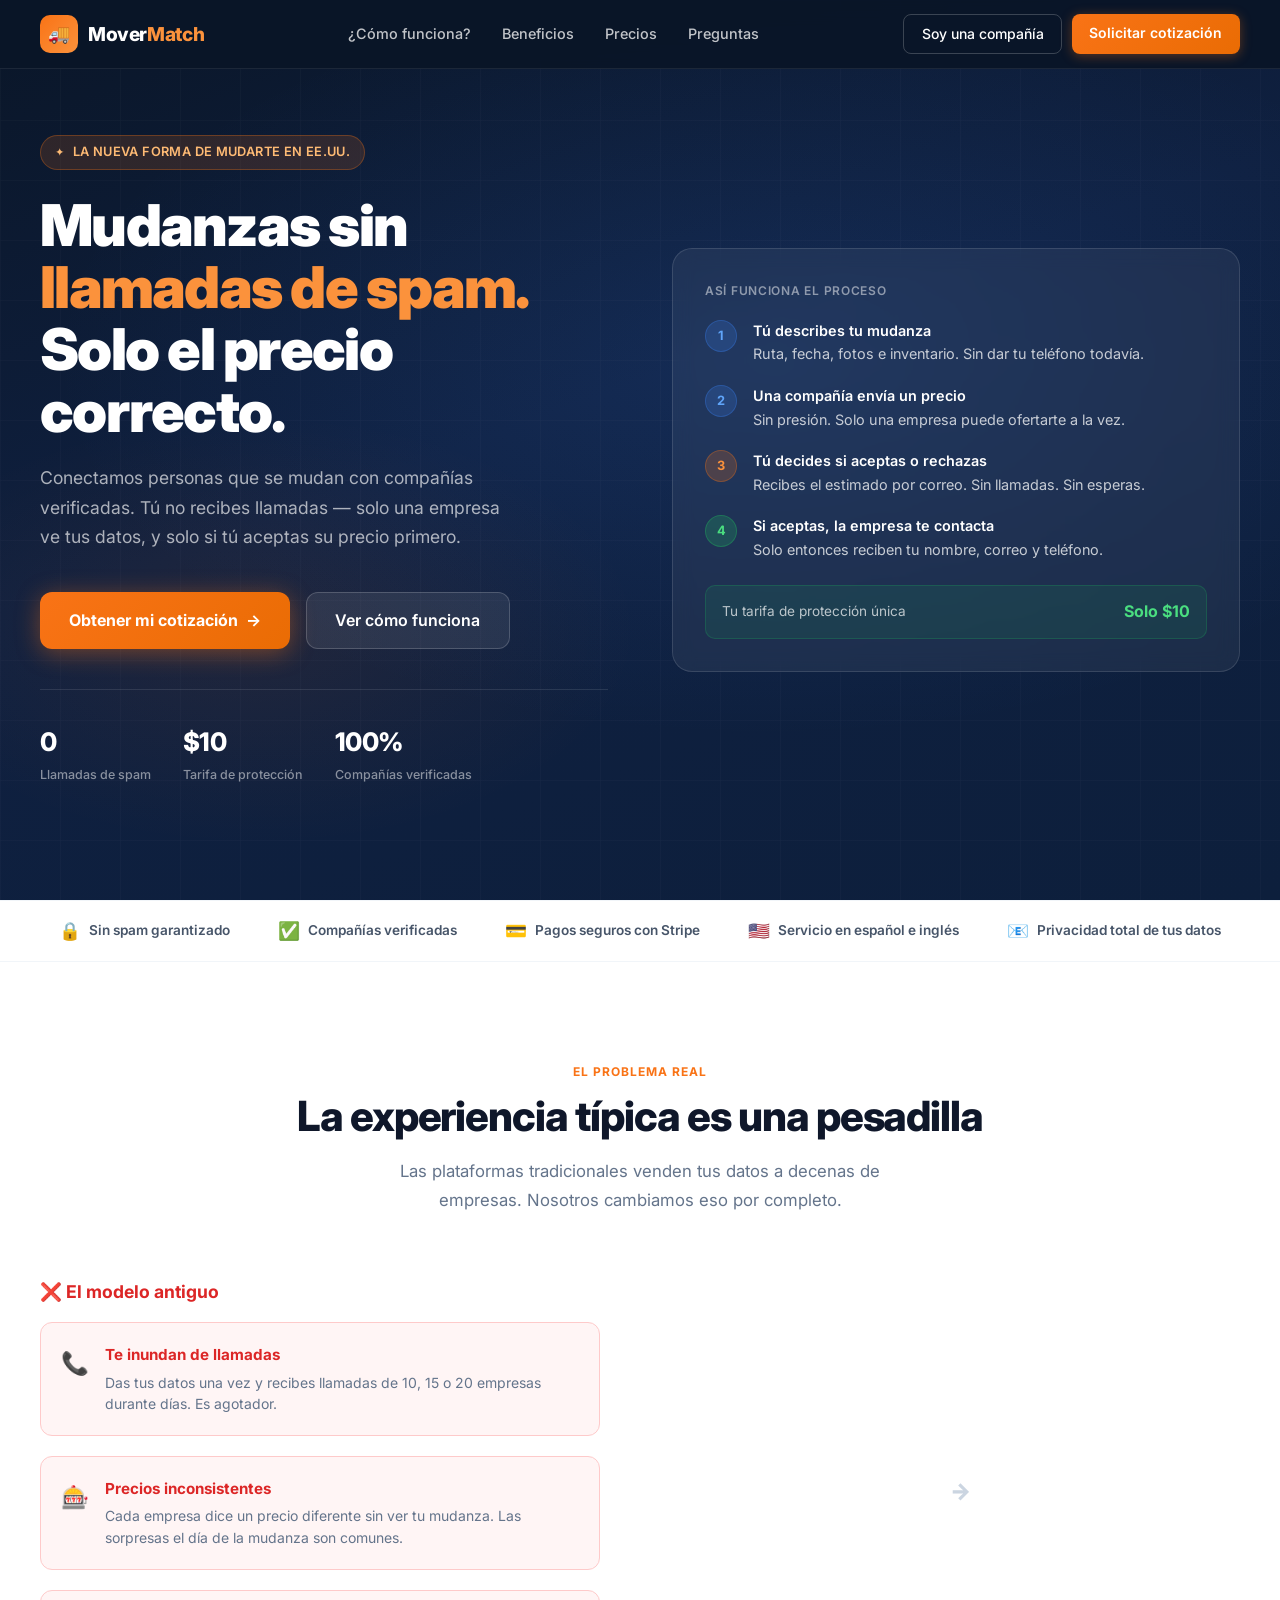
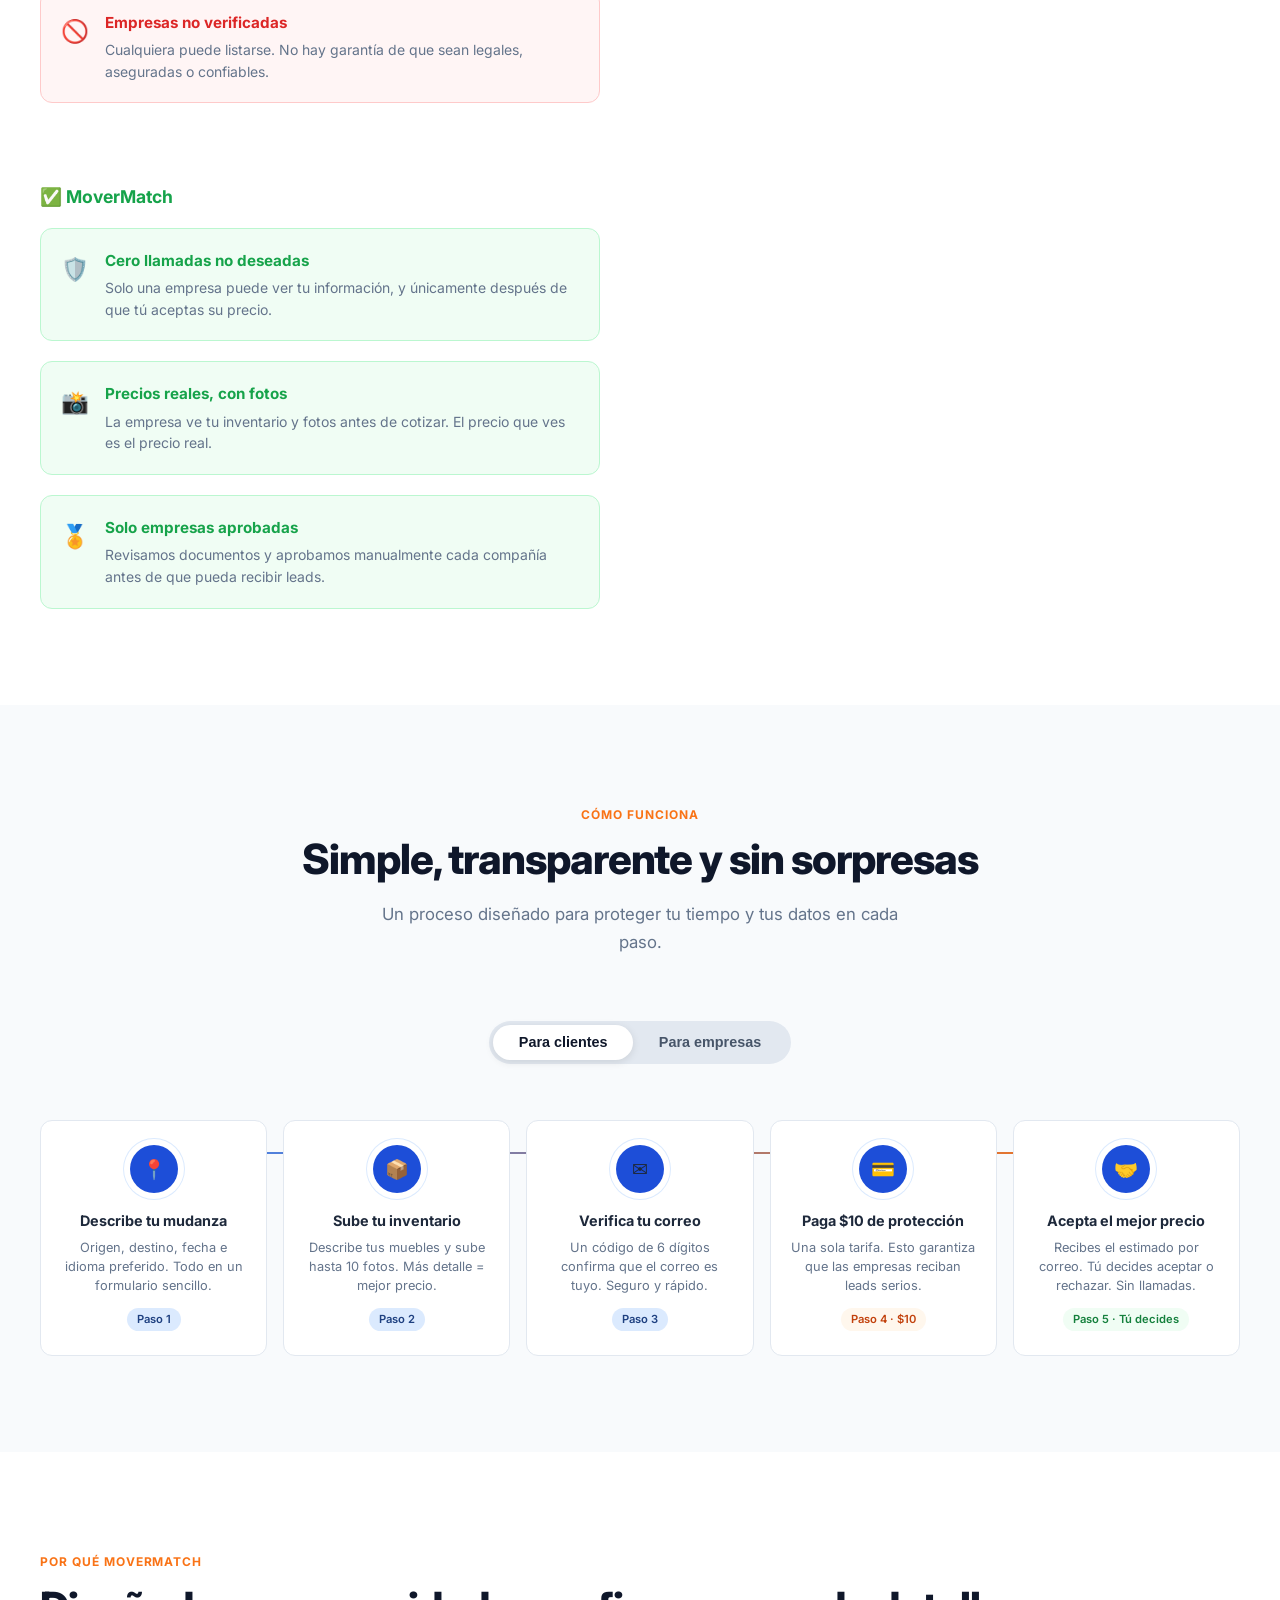
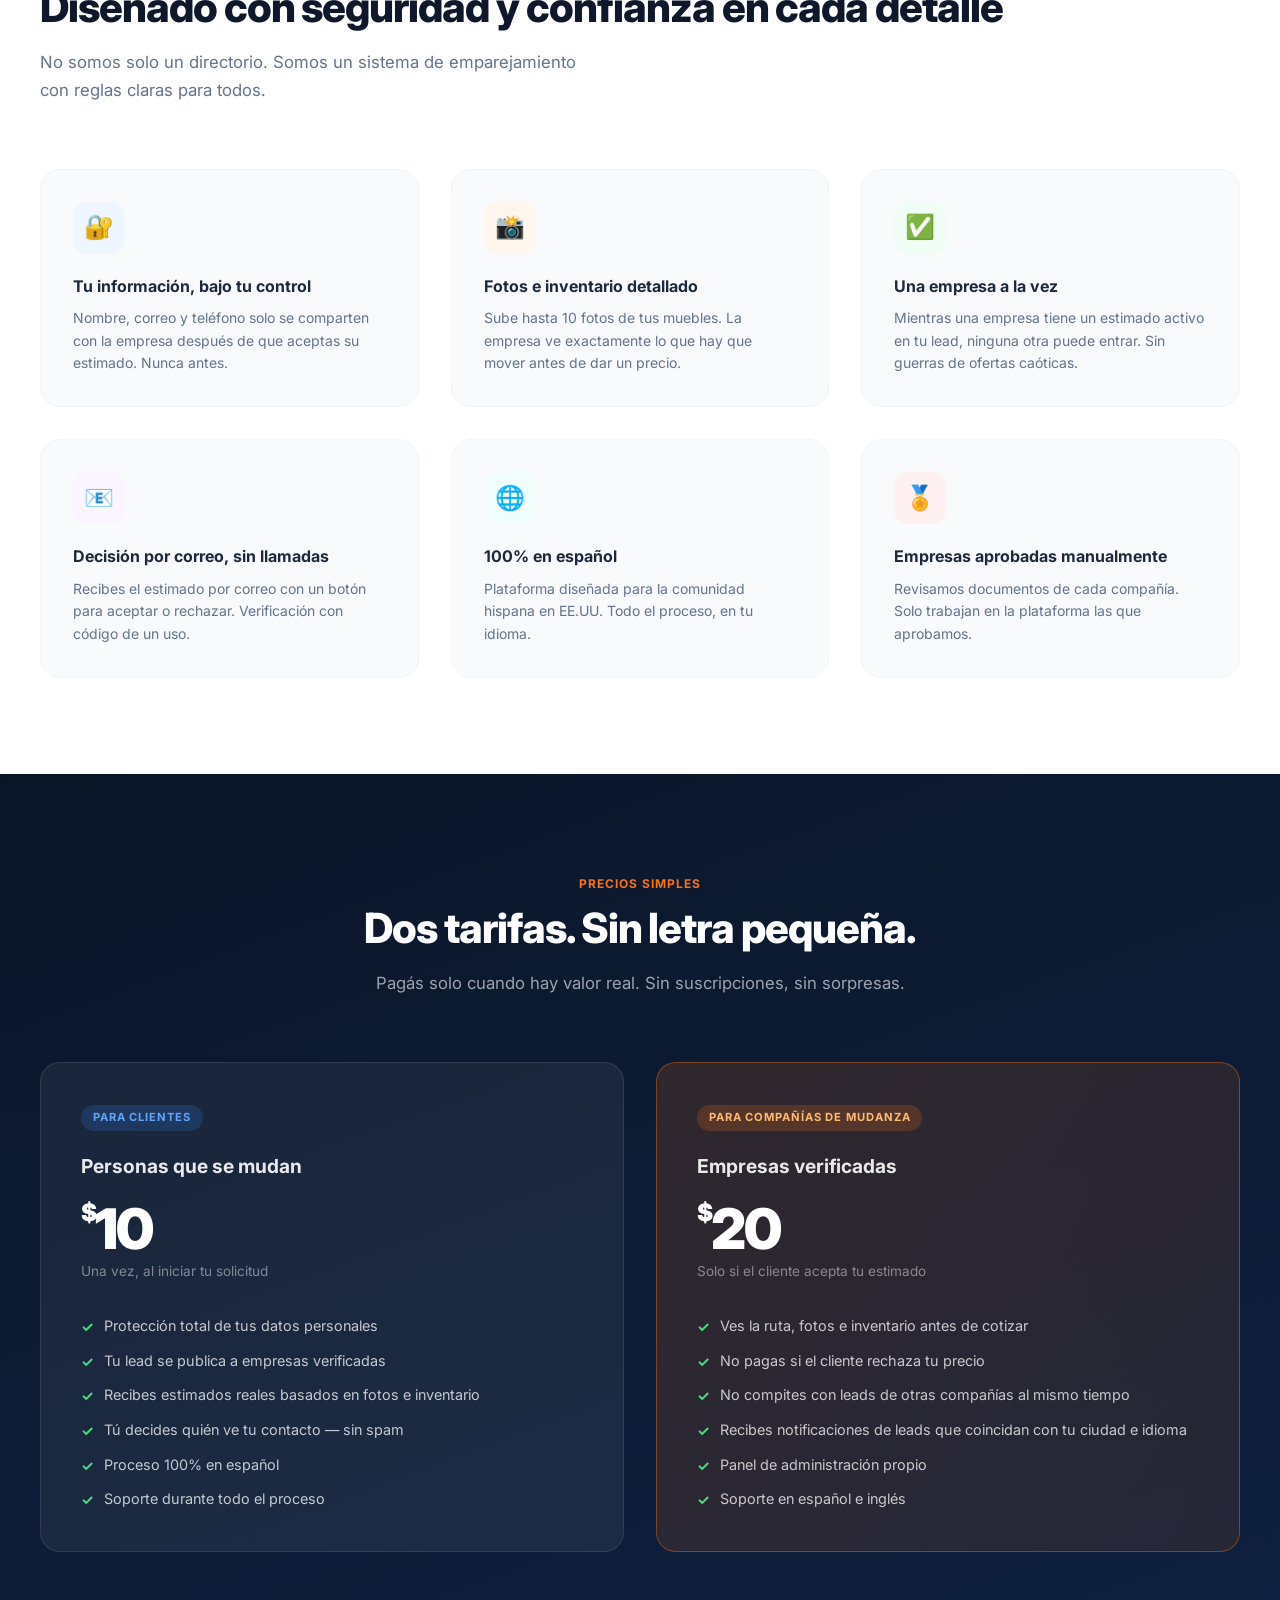
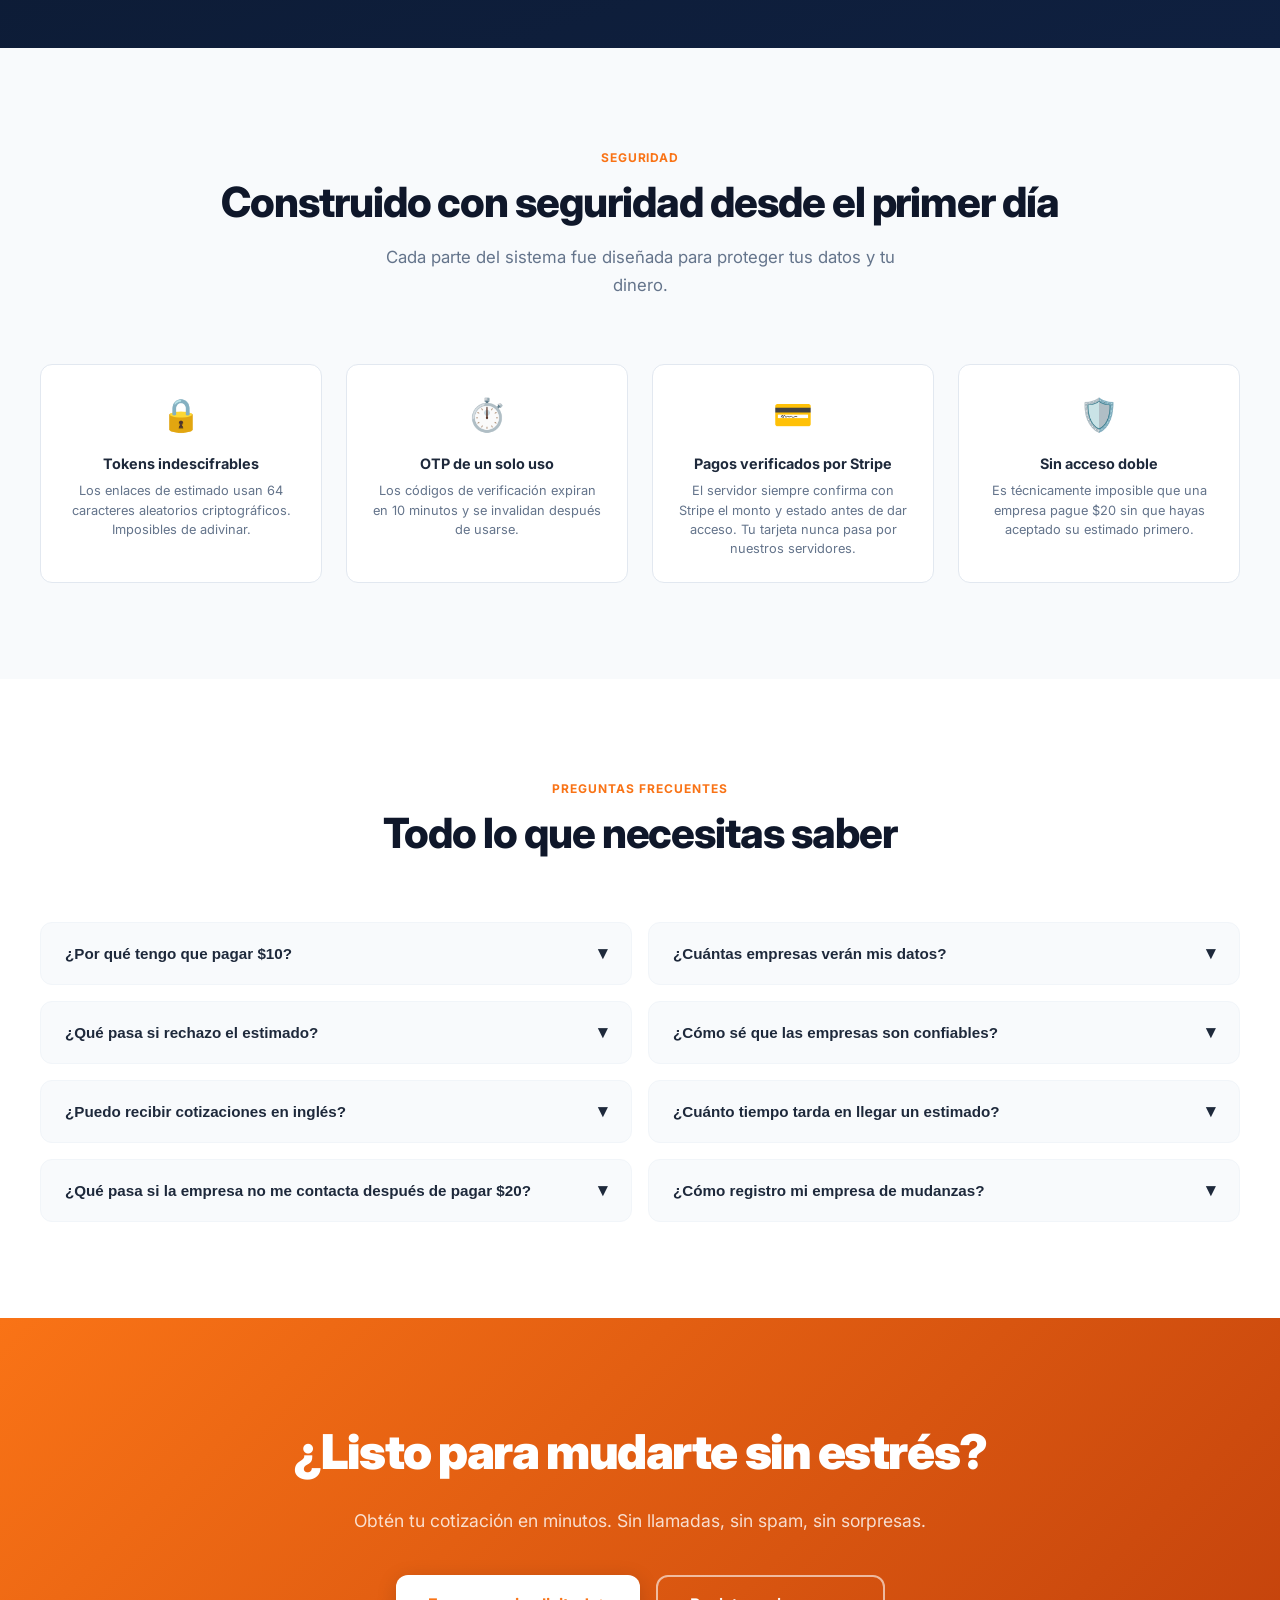
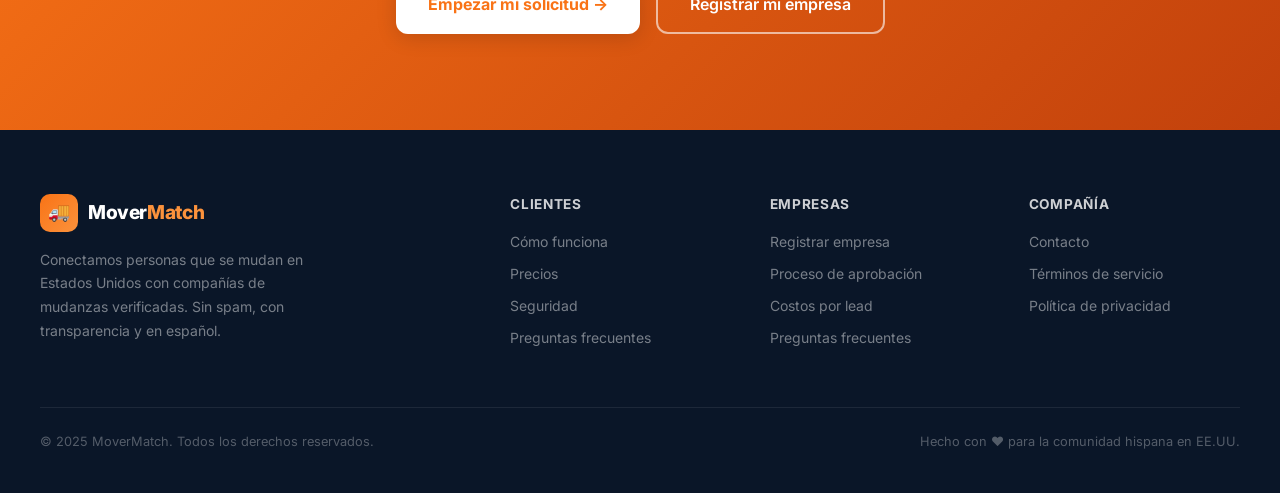
<file: index.html>
<!DOCTYPE html>
<html lang="es">
<head>
  <meta charset="UTF-8" />
  <meta name="viewport" content="width=device-width, initial-scale=1.0" />
  <title>MoverMatch — Mudanzas sin llamadas de spam</title>
  <meta name="description" content="Conectamos personas que se mudan en EE.UU. con compañías verificadas. Sin spam, sin sorpresas. Tú decides quién ve tus datos." />
  <link rel="preconnect" href="https://fonts.googleapis.com" />
  <link rel="preconnect" href="https://fonts.gstatic.com" crossorigin />
  <link href="https://fonts.googleapis.com/css2?family=Inter:wght@300;400;500;600;700;800;900&display=swap" rel="stylesheet" />
  <style>
    *, *::before, *::after { box-sizing: border-box; margin: 0; padding: 0; }

    :root {
      --blue-950: #0a1628;
      --blue-900: #0f2040;
      --blue-800: #1a3560;
      --blue-700: #1e4080;
      --blue-600: #1d4ed8;
      --blue-500: #3b82f6;
      --blue-400: #60a5fa;
      --blue-100: #dbeafe;
      --orange-500: #f97316;
      --orange-400: #fb923c;
      --orange-300: #fdba74;
      --green-500: #22c55e;
      --green-400: #4ade80;
      --slate-50:  #f8fafc;
      --slate-100: #f1f5f9;
      --slate-200: #e2e8f0;
      --slate-300: #cbd5e1;
      --slate-500: #64748b;
      --slate-600: #475569;
      --slate-700: #334155;
      --slate-800: #1e293b;
      --slate-900: #0f172a;
      --white: #ffffff;
      --radius: 12px;
      --radius-lg: 20px;
    }

    html { scroll-behavior: smooth; }

    body {
      font-family: 'Inter', system-ui, -apple-system, sans-serif;
      background: var(--slate-50);
      color: var(--slate-800);
      line-height: 1.6;
      -webkit-font-smoothing: antialiased;
    }

    nav {
      position: fixed; top: 0; left: 0; right: 0; z-index: 100;
      background: rgba(10, 22, 40, 0.95);
      backdrop-filter: blur(12px);
      border-bottom: 1px solid rgba(255,255,255,0.08);
      padding: 0 1.5rem;
    }
    .nav-inner {
      max-width: 1200px; margin: 0 auto;
      display: flex; align-items: center; justify-content: space-between;
      height: 68px; gap: 1rem;
    }
    .logo {
      display: flex; align-items: center; gap: 10px;
      text-decoration: none; flex-shrink: 0;
    }
    .logo-icon {
      width: 38px; height: 38px; border-radius: 10px;
      background: linear-gradient(135deg, var(--orange-500), var(--orange-400));
      display: flex; align-items: center; justify-content: center;
      font-size: 18px;
    }
    .logo-text { font-size: 1.2rem; font-weight: 800; color: var(--white); letter-spacing: -0.02em; }
    .logo-text span { color: var(--orange-400); }
    .nav-links { display: flex; gap: 0.25rem; }
    .nav-links a {
      color: rgba(255,255,255,0.75); text-decoration: none;
      font-size: 0.9rem; font-weight: 500;
      padding: 0.45rem 0.85rem; border-radius: 8px;
      transition: all 0.2s;
    }
    .nav-links a:hover { color: var(--white); background: rgba(255,255,255,0.08); }
    .nav-cta { display: flex; gap: 0.6rem; flex-shrink: 0; }
    .btn-ghost {
      padding: 0.5rem 1.1rem; border-radius: 8px;
      border: 1px solid rgba(255,255,255,0.2);
      color: var(--white); font-size: 0.875rem; font-weight: 500;
      text-decoration: none; transition: all 0.2s; cursor: pointer;
      background: transparent;
    }
    .btn-ghost:hover { background: rgba(255,255,255,0.1); border-color: rgba(255,255,255,0.35); }
    .btn-orange {
      padding: 0.5rem 1.1rem; border-radius: 8px;
      background: linear-gradient(135deg, var(--orange-500), #ea6c04);
      color: var(--white); font-size: 0.875rem; font-weight: 600;
      text-decoration: none; transition: all 0.2s; cursor: pointer;
      border: none; box-shadow: 0 2px 12px rgba(249,115,22,0.35);
    }
    .btn-orange:hover { transform: translateY(-1px); box-shadow: 0 4px 20px rgba(249,115,22,0.5); }
    .hamburger { display: none; flex-direction: column; gap: 5px; cursor: pointer; padding: 4px; }
    .hamburger span { display: block; width: 24px; height: 2px; background: white; border-radius: 2px; transition: all 0.3s; }

    .hero {
      min-height: 100vh;
      background: linear-gradient(160deg, var(--blue-950) 0%, var(--blue-900) 45%, #0d1f3c 100%);
      display: flex; align-items: center;
      padding: 100px 1.5rem 80px;
      position: relative; overflow: hidden;
    }
    .hero::before {
      content: '';
      position: absolute; inset: 0;
      background: radial-gradient(ellipse 80% 60% at 60% 40%, rgba(59,130,246,0.12) 0%, transparent 70%),
                  radial-gradient(ellipse 50% 40% at 20% 70%, rgba(249,115,22,0.08) 0%, transparent 60%);
    }
    .hero-grid {
      position: absolute; inset: 0; opacity: 0.04;
      background-image: linear-gradient(rgba(255,255,255,0.5) 1px, transparent 1px),
                        linear-gradient(90deg, rgba(255,255,255,0.5) 1px, transparent 1px);
      background-size: 60px 60px;
    }
    .hero-inner {
      max-width: 1200px; margin: 0 auto;
      display: grid; grid-template-columns: 1fr 1fr;
      gap: 4rem; align-items: center;
      position: relative; z-index: 1;
    }
    .hero-badge {
      display: inline-flex; align-items: center; gap: 8px;
      background: rgba(249,115,22,0.15); border: 1px solid rgba(249,115,22,0.3);
      color: var(--orange-300); border-radius: 100px;
      padding: 6px 14px; font-size: 0.8rem; font-weight: 600;
      letter-spacing: 0.03em; text-transform: uppercase; margin-bottom: 1.5rem;
    }
    .hero-badge::before { content: '✦'; font-size: 0.7rem; }
    .hero h1 {
      font-size: clamp(2.4rem, 5vw, 3.6rem);
      font-weight: 900; line-height: 1.08;
      letter-spacing: -0.03em; color: var(--white);
      margin-bottom: 1.25rem;
    }
    .hero h1 .accent { color: var(--orange-400); }
    .hero-sub {
      font-size: 1.1rem; color: rgba(255,255,255,0.65);
      line-height: 1.7; margin-bottom: 2.5rem; max-width: 480px;
    }
    .hero-actions { display: flex; gap: 1rem; flex-wrap: wrap; }
    .btn-primary {
      display: inline-flex; align-items: center; gap: 8px;
      padding: 0.9rem 1.8rem; border-radius: var(--radius);
      background: linear-gradient(135deg, var(--orange-500), #ea6c04);
      color: var(--white); font-size: 1rem; font-weight: 700;
      text-decoration: none; border: none; cursor: pointer;
      box-shadow: 0 4px 24px rgba(249,115,22,0.4);
      transition: all 0.25s;
    }
    .btn-primary:hover { transform: translateY(-2px); box-shadow: 0 8px 30px rgba(249,115,22,0.55); }
    .btn-secondary {
      display: inline-flex; align-items: center; gap: 8px;
      padding: 0.9rem 1.8rem; border-radius: var(--radius);
      background: rgba(255,255,255,0.08); border: 1px solid rgba(255,255,255,0.18);
      color: var(--white); font-size: 1rem; font-weight: 600;
      text-decoration: none; cursor: pointer; transition: all 0.25s;
    }
    .btn-secondary:hover { background: rgba(255,255,255,0.14); transform: translateY(-2px); }
    .hero-stats {
      display: flex; gap: 2rem; margin-top: 2.5rem;
      padding-top: 2rem; border-top: 1px solid rgba(255,255,255,0.1);
    }
    .hero-stat .num { font-size: 1.6rem; font-weight: 800; color: var(--white); letter-spacing: -0.02em; }
    .hero-stat .lbl { font-size: 0.78rem; color: rgba(255,255,255,0.5); font-weight: 500; margin-top: 2px; }
    .hero-card {
      background: rgba(255,255,255,0.06);
      border: 1px solid rgba(255,255,255,0.12);
      border-radius: var(--radius-lg); padding: 2rem;
      backdrop-filter: blur(10px);
    }
    .hero-card-title {
      color: rgba(255,255,255,0.5); font-size: 0.75rem; font-weight: 600;
      text-transform: uppercase; letter-spacing: 0.06em; margin-bottom: 1.25rem;
    }
    .step-item { display: flex; gap: 1rem; align-items: flex-start; margin-bottom: 1.25rem; }
    .step-item:last-child { margin-bottom: 0; }
    .step-num {
      width: 32px; height: 32px; border-radius: 50%; flex-shrink: 0;
      display: flex; align-items: center; justify-content: center;
      font-size: 0.8rem; font-weight: 700;
    }
    .step-num.blue { background: rgba(59,130,246,0.2); color: var(--blue-400); border: 1px solid rgba(59,130,246,0.3); }
    .step-num.orange { background: rgba(249,115,22,0.2); color: var(--orange-400); border: 1px solid rgba(249,115,22,0.3); }
    .step-num.green { background: rgba(34,197,94,0.2); color: var(--green-400); border: 1px solid rgba(34,197,94,0.3); }
    .step-text { color: rgba(255,255,255,0.75); font-size: 0.9rem; line-height: 1.5; }
    .step-text strong { color: var(--white); display: block; font-weight: 600; margin-bottom: 2px; }
    .hero-price-row {
      display: flex; align-items: center; justify-content: space-between;
      background: rgba(34,197,94,0.1); border: 1px solid rgba(34,197,94,0.2);
      border-radius: 10px; padding: 0.85rem 1rem; margin-top: 1.5rem;
    }
    .hero-price-row span { color: rgba(255,255,255,0.7); font-size: 0.85rem; }
    .hero-price-row strong { color: var(--green-400); font-size: 1rem; font-weight: 700; }

    section { padding: 96px 1.5rem; }
    .container { max-width: 1200px; margin: 0 auto; }
    .section-label {
      display: inline-block;
      font-size: 0.75rem; font-weight: 700; letter-spacing: 0.08em;
      text-transform: uppercase; color: var(--orange-500);
      margin-bottom: 0.75rem;
    }
    .section-title {
      font-size: clamp(1.8rem, 3.5vw, 2.6rem);
      font-weight: 800; line-height: 1.15;
      letter-spacing: -0.025em; color: var(--slate-900);
      margin-bottom: 1rem;
    }
    .section-sub { font-size: 1.05rem; color: var(--slate-500); line-height: 1.7; max-width: 560px; }
    .section-header { margin-bottom: 4rem; }
    .section-header.center { text-align: center; }
    .section-header.center .section-sub { margin: 0 auto; }

    .problem-section { background: var(--white); }
    .problem-grid { display: grid; grid-template-columns: 1fr 1fr; gap: 5rem; align-items: center; }
    .problem-list { display: flex; flex-direction: column; gap: 1.25rem; }
    .problem-item {
      display: flex; gap: 1rem; padding: 1.25rem;
      background: #fff5f5; border: 1px solid #fecaca; border-radius: var(--radius);
    }
    .problem-icon { font-size: 1.4rem; flex-shrink: 0; margin-top: 2px; }
    .problem-item h4 { font-size: 0.95rem; font-weight: 700; color: #dc2626; margin-bottom: 4px; }
    .problem-item p { font-size: 0.875rem; color: var(--slate-500); line-height: 1.55; }
    .solution-list { display: flex; flex-direction: column; gap: 1.25rem; }
    .solution-item {
      display: flex; gap: 1rem; padding: 1.25rem;
      background: #f0fdf4; border: 1px solid #bbf7d0; border-radius: var(--radius);
    }
    .solution-item h4 { font-size: 0.95rem; font-weight: 700; color: #16a34a; margin-bottom: 4px; }
    .solution-item p { font-size: 0.875rem; color: var(--slate-500); line-height: 1.55; }
    .vs-divider { display: flex; align-items: center; justify-content: center; font-size: 1.4rem; font-weight: 900; color: var(--slate-300); }

    .how-section { background: var(--slate-50); }
    .tabs-toggle {
      display: flex; gap: 0; background: var(--slate-200);
      border-radius: 100px; padding: 4px; width: fit-content; margin: 0 auto 3.5rem;
    }
    .tab-btn {
      padding: 0.6rem 1.6rem; border-radius: 100px; border: none;
      font-size: 0.9rem; font-weight: 600; cursor: pointer;
      transition: all 0.25s; color: var(--slate-600); background: transparent;
    }
    .tab-btn.active { background: var(--white); color: var(--slate-900); box-shadow: 0 2px 8px rgba(0,0,0,0.1); }
    .tab-pane { display: none; }
    .tab-pane.active { display: block; }
    .steps-grid { display: grid; grid-template-columns: repeat(5, 1fr); gap: 1rem; position: relative; }
    .steps-grid::before {
      content: ''; position: absolute; top: 32px; left: 10%; right: 10%; height: 2px;
      background: linear-gradient(90deg, var(--blue-500), var(--orange-500)); z-index: 0;
    }
    .step-card {
      background: var(--white); border: 1px solid var(--slate-200);
      border-radius: var(--radius); padding: 1.5rem 1.25rem;
      text-align: center; position: relative; z-index: 1; transition: all 0.3s;
    }
    .step-card:hover { transform: translateY(-4px); box-shadow: 0 12px 32px rgba(0,0,0,0.08); }
    .step-badge {
      width: 48px; height: 48px; border-radius: 50%; margin: 0 auto 1rem;
      display: flex; align-items: center; justify-content: center;
      font-size: 1.2rem; background: var(--blue-600);
      box-shadow: 0 0 0 6px white, 0 0 0 7px var(--blue-100);
    }
    .step-card h4 { font-size: 0.9rem; font-weight: 700; color: var(--slate-800); margin-bottom: 6px; }
    .step-card p { font-size: 0.8rem; color: var(--slate-500); line-height: 1.5; }
    .step-tag { display: inline-block; margin-top: 0.75rem; font-size: 0.7rem; font-weight: 600; padding: 3px 10px; border-radius: 100px; }
    .step-tag.blue { background: var(--blue-100); color: var(--blue-700); }
    .step-tag.orange { background: #fff7ed; color: #c2410c; }
    .step-tag.green { background: #f0fdf4; color: #15803d; }
    .company-steps { display: grid; grid-template-columns: repeat(4, 1fr); gap: 1.5rem; }
    .comp-card {
      background: var(--white); border: 1px solid var(--slate-200);
      border-radius: var(--radius); padding: 1.75rem 1.5rem; transition: all 0.3s;
    }
    .comp-card:hover { transform: translateY(-4px); box-shadow: 0 12px 32px rgba(0,0,0,0.08); }
    .comp-num { font-size: 2.5rem; font-weight: 900; color: var(--slate-100); line-height: 1; margin-bottom: 0.75rem; letter-spacing: -0.04em; }
    .comp-card h4 { font-size: 1rem; font-weight: 700; color: var(--slate-800); margin-bottom: 0.5rem; }
    .comp-card p { font-size: 0.875rem; color: var(--slate-500); line-height: 1.6; }

    .features-section { background: var(--white); }
    .features-grid { display: grid; grid-template-columns: repeat(3, 1fr); gap: 2rem; }
    .feature-card {
      padding: 2rem; border-radius: var(--radius-lg);
      background: var(--slate-50); border: 1px solid var(--slate-100); transition: all 0.3s;
    }
    .feature-card:hover { background: var(--white); box-shadow: 0 8px 32px rgba(0,0,0,0.07); transform: translateY(-3px); }
    .feature-icon {
      width: 52px; height: 52px; border-radius: 14px;
      display: flex; align-items: center; justify-content: center;
      font-size: 1.5rem; margin-bottom: 1.25rem;
    }
    .feature-icon.blue { background: #eff6ff; }
    .feature-icon.orange { background: #fff7ed; }
    .feature-icon.green { background: #f0fdf4; }
    .feature-icon.purple { background: #faf5ff; }
    .feature-icon.red { background: #fff1f2; }
    .feature-icon.teal { background: #f0fdfa; }
    .feature-card h4 { font-size: 1rem; font-weight: 700; color: var(--slate-800); margin-bottom: 0.5rem; }
    .feature-card p { font-size: 0.875rem; color: var(--slate-500); line-height: 1.6; }

    .pricing-section { background: linear-gradient(160deg, var(--blue-950) 0%, var(--blue-900) 100%); }
    .pricing-section .section-title { color: var(--white); }
    .pricing-section .section-sub { color: rgba(255,255,255,0.6); }
    .pricing-grid { display: grid; grid-template-columns: 1fr 1fr; gap: 2rem; }
    .pricing-card {
      background: rgba(255,255,255,0.06); border: 1px solid rgba(255,255,255,0.1);
      border-radius: var(--radius-lg); padding: 2.5rem; transition: all 0.3s;
    }
    .pricing-card:hover { background: rgba(255,255,255,0.09); transform: translateY(-4px); }
    .pricing-card.featured {
      background: linear-gradient(135deg, rgba(249,115,22,0.15), rgba(234,108,4,0.1));
      border-color: rgba(249,115,22,0.4);
    }
    .pricing-badge {
      display: inline-block; font-size: 0.7rem; font-weight: 700;
      text-transform: uppercase; letter-spacing: 0.08em;
      padding: 4px 12px; border-radius: 100px; margin-bottom: 1.25rem;
    }
    .pricing-badge.blue { background: rgba(59,130,246,0.2); color: var(--blue-400); }
    .pricing-badge.orange { background: rgba(249,115,22,0.2); color: var(--orange-300); }
    .pricing-who { color: rgba(255,255,255,0.9); font-size: 1.2rem; font-weight: 700; margin-bottom: 0.5rem; }
    .pricing-price { font-size: 3.5rem; font-weight: 900; color: var(--white); letter-spacing: -0.04em; line-height: 1; margin: 1.25rem 0 0.25rem; }
    .pricing-price sup { font-size: 1.5rem; vertical-align: top; margin-top: 0.6rem; }
    .pricing-when { color: rgba(255,255,255,0.45); font-size: 0.85rem; margin-bottom: 2rem; }
    .pricing-features { list-style: none; display: flex; flex-direction: column; gap: 0.75rem; }
    .pricing-features li { display: flex; align-items: flex-start; gap: 10px; color: rgba(255,255,255,0.75); font-size: 0.9rem; line-height: 1.5; }
    .pricing-features li::before { content: '✓'; color: var(--green-400); font-weight: 700; flex-shrink: 0; margin-top: 1px; }

    .security-section { background: var(--slate-50); }
    .security-grid { display: grid; grid-template-columns: repeat(4, 1fr); gap: 1.5rem; }
    .security-card { background: var(--white); border: 1px solid var(--slate-200); border-radius: var(--radius); padding: 1.5rem; text-align: center; }
    .security-card .icon { font-size: 2rem; margin-bottom: 0.75rem; }
    .security-card h4 { font-size: 0.9rem; font-weight: 700; color: var(--slate-800); margin-bottom: 0.4rem; }
    .security-card p { font-size: 0.8rem; color: var(--slate-500); line-height: 1.5; }

    .faq-section { background: var(--white); }
    .faq-grid { display: grid; grid-template-columns: 1fr 1fr; gap: 1rem; }
    .faq-item { background: var(--slate-50); border: 1px solid var(--slate-100); border-radius: var(--radius); overflow: hidden; }
    .faq-question {
      width: 100%; text-align: left; padding: 1.25rem 1.5rem;
      background: none; border: none; cursor: pointer;
      font-size: 0.95rem; font-weight: 600; color: var(--slate-800);
      display: flex; justify-content: space-between; align-items: center; gap: 1rem; transition: color 0.2s;
    }
    .faq-question:hover { color: var(--blue-600); }
    .faq-arrow { font-size: 1.1rem; transition: transform 0.3s; flex-shrink: 0; color: var(--slate-400); }
    .faq-item.open .faq-arrow { transform: rotate(180deg); color: var(--blue-600); }
    .faq-answer {
      max-height: 0; overflow: hidden; transition: max-height 0.35s ease, padding 0.25s;
      padding: 0 1.5rem; color: var(--slate-500); font-size: 0.875rem; line-height: 1.7;
    }
    .faq-item.open .faq-answer { max-height: 300px; padding: 0 1.5rem 1.25rem; }

    .cta-section { background: linear-gradient(135deg, var(--orange-500) 0%, #c2410c 100%); text-align: center; padding: 96px 1.5rem; }
    .cta-section h2 { font-size: clamp(2rem, 4vw, 3rem); font-weight: 900; color: var(--white); letter-spacing: -0.03em; margin-bottom: 1rem; }
    .cta-section p { color: rgba(255,255,255,0.8); font-size: 1.1rem; margin-bottom: 2.5rem; }
    .cta-btns { display: flex; gap: 1rem; justify-content: center; flex-wrap: wrap; }
    .btn-white {
      display: inline-flex; align-items: center; gap: 8px;
      padding: 0.9rem 2rem; border-radius: var(--radius);
      background: var(--white); color: var(--orange-500);
      font-size: 1rem; font-weight: 700; text-decoration: none;
      box-shadow: 0 4px 20px rgba(0,0,0,0.15); transition: all 0.25s;
    }
    .btn-white:hover { transform: translateY(-2px); box-shadow: 0 8px 32px rgba(0,0,0,0.2); }
    .btn-outline-white {
      display: inline-flex; align-items: center; gap: 8px;
      padding: 0.9rem 2rem; border-radius: var(--radius);
      border: 2px solid rgba(255,255,255,0.6); color: var(--white);
      font-size: 1rem; font-weight: 600; text-decoration: none; transition: all 0.25s;
    }
    .btn-outline-white:hover { background: rgba(255,255,255,0.1); border-color: white; transform: translateY(-2px); }

    footer { background: var(--blue-950); padding: 64px 1.5rem 40px; }
    .footer-inner { max-width: 1200px; margin: 0 auto; }
    .footer-top { display: grid; grid-template-columns: 2fr 1fr 1fr 1fr; gap: 3rem; margin-bottom: 3rem; }
    .footer-brand p { color: rgba(255,255,255,0.45); font-size: 0.875rem; line-height: 1.7; max-width: 280px; margin-top: 1rem; }
    .footer-col h5 { color: rgba(255,255,255,0.8); font-size: 0.85rem; font-weight: 700; margin-bottom: 1rem; text-transform: uppercase; letter-spacing: 0.05em; }
    .footer-col a { display: block; color: rgba(255,255,255,0.45); text-decoration: none; font-size: 0.875rem; margin-bottom: 0.6rem; transition: color 0.2s; }
    .footer-col a:hover { color: rgba(255,255,255,0.85); }
    .footer-divider { border: none; border-top: 1px solid rgba(255,255,255,0.08); margin-bottom: 1.5rem; }
    .footer-bottom { display: flex; justify-content: space-between; align-items: center; color: rgba(255,255,255,0.3); font-size: 0.8rem; flex-wrap: wrap; gap: 1rem; }

    .trust-bar { background: var(--white); border-top: 1px solid var(--slate-100); border-bottom: 1px solid var(--slate-100); padding: 1rem 1.5rem; }
    .trust-inner { max-width: 1200px; margin: 0 auto; display: flex; align-items: center; justify-content: center; gap: 3rem; flex-wrap: wrap; }
    .trust-item { display: flex; align-items: center; gap: 8px; font-size: 0.85rem; font-weight: 600; color: var(--slate-600); }
    .trust-item span:first-child { font-size: 1.1rem; }

    .mobile-menu { display: none; position: fixed; inset: 0; z-index: 99; background: var(--blue-950); padding: 90px 1.5rem 2rem; flex-direction: column; gap: 0.5rem; }
    .mobile-menu.open { display: flex; }
    .mobile-menu a { color: rgba(255,255,255,0.8); text-decoration: none; font-size: 1.1rem; font-weight: 500; padding: 0.75rem 1rem; border-radius: 10px; transition: all 0.2s; }
    .mobile-menu a:hover { background: rgba(255,255,255,0.08); color: white; }
    .mobile-menu .divider { height: 1px; background: rgba(255,255,255,0.1); margin: 0.5rem 0; }
    .mobile-cta { display: flex; flex-direction: column; gap: 0.75rem; margin-top: 1rem; }

    .reveal { opacity: 0; transform: translateY(24px); transition: opacity 0.6s ease, transform 0.6s ease; }
    .reveal.visible { opacity: 1; transform: translateY(0); }
    .reveal-delay-1 { transition-delay: 0.1s; }
    .reveal-delay-2 { transition-delay: 0.2s; }
    .reveal-delay-3 { transition-delay: 0.3s; }
    .reveal-delay-4 { transition-delay: 0.4s; }

    @media (max-width: 1024px) {
      .steps-grid { grid-template-columns: repeat(3, 1fr); }
      .steps-grid::before { display: none; }
      .features-grid { grid-template-columns: 1fr 1fr; }
      .footer-top { grid-template-columns: 1fr 1fr; }
      .company-steps { grid-template-columns: 1fr 1fr; }
      .security-grid { grid-template-columns: 1fr 1fr; }
    }
    @media (max-width: 768px) {
      .nav-links { display: none; } .nav-cta { display: none; } .hamburger { display: flex; }
      .hero-inner { grid-template-columns: 1fr; gap: 3rem; } .hero-card { display: none; }
      .hero { min-height: auto; padding: 110px 1.5rem 64px; } .hero-stats { gap: 1.5rem; }
      .problem-grid { grid-template-columns: 1fr; gap: 2rem; } .vs-divider { display: none; }
      .steps-grid { grid-template-columns: 1fr 1fr; } .company-steps { grid-template-columns: 1fr 1fr; }
      .features-grid { grid-template-columns: 1fr; } .pricing-grid { grid-template-columns: 1fr; }
      .faq-grid { grid-template-columns: 1fr; } .security-grid { grid-template-columns: 1fr 1fr; }
      .footer-top { grid-template-columns: 1fr; gap: 2rem; } .footer-bottom { flex-direction: column; text-align: center; }
      .trust-inner { gap: 1.5rem; }
    }
    @media (max-width: 480px) {
      .steps-grid { grid-template-columns: 1fr; } .company-steps { grid-template-columns: 1fr; }
      .security-grid { grid-template-columns: 1fr; } section { padding: 64px 1.25rem; }
    }
  </style>
</head>
<body>

<nav>
  <div class="nav-inner">
    <a href="#" class="logo">
      <div class="logo-icon">🚚</div>
      <div class="logo-text">Mover<span>Match</span></div>
    </a>
    <div class="nav-links">
      <a href="#como-funciona">¿Cómo funciona?</a>
      <a href="#beneficios">Beneficios</a>
      <a href="#precios">Precios</a>
      <a href="#faq">Preguntas</a>
    </div>
    <div class="nav-cta">
      <a href="#companias" class="btn-ghost">Soy una compañía</a>
      <a href="#solicitar" class="btn-orange">Solicitar cotización</a>
    </div>
    <div class="hamburger" id="hamburger" role="button" aria-label="Menú" tabindex="0">
      <span></span><span></span><span></span>
    </div>
  </div>
</nav>

<div class="mobile-menu" id="mobileMenu">
  <a href="#como-funciona" onclick="closeMobile()">¿Cómo funciona?</a>
  <a href="#beneficios" onclick="closeMobile()">Beneficios</a>
  <a href="#precios" onclick="closeMobile()">Precios</a>
  <a href="#faq" onclick="closeMobile()">Preguntas frecuentes</a>
  <div class="divider"></div>
  <div class="mobile-cta">
    <a href="#companias" onclick="closeMobile()" class="btn-ghost" style="text-align:center">Soy una compañía</a>
    <a href="#solicitar" onclick="closeMobile()" class="btn-orange" style="text-align:center;display:block;padding:0.9rem">Solicitar cotización →</a>
  </div>
</div>

<section class="hero" id="inicio">
  <div class="hero-grid"></div>
  <div class="hero-inner container">
    <div class="hero-content">
      <div class="hero-badge">La nueva forma de mudarte en EE.UU.</div>
      <h1>Mudanzas sin <span class="accent">llamadas de spam.</span> Solo el precio correcto.</h1>
      <p class="hero-sub">Conectamos personas que se mudan con compañías verificadas. Tú no recibes llamadas — solo una empresa ve tus datos, y solo si tú aceptas su precio primero.</p>
      <div class="hero-actions">
        <a href="#solicitar" class="btn-primary">Obtener mi cotización &nbsp;→</a>
        <a href="#como-funciona" class="btn-secondary">Ver cómo funciona</a>
      </div>
      <div class="hero-stats">
        <div class="hero-stat"><div class="num">0</div><div class="lbl">Llamadas de spam</div></div>
        <div class="hero-stat"><div class="num">$10</div><div class="lbl">Tarifa de protección</div></div>
        <div class="hero-stat"><div class="num">100%</div><div class="lbl">Compañías verificadas</div></div>
      </div>
    </div>
    <div class="hero-card">
      <div class="hero-card-title">Así funciona el proceso</div>
      <div class="step-item"><div class="step-num blue">1</div><div class="step-text"><strong>Tú describes tu mudanza</strong>Ruta, fecha, fotos e inventario. Sin dar tu teléfono todavía.</div></div>
      <div class="step-item"><div class="step-num blue">2</div><div class="step-text"><strong>Una compañía envía un precio</strong>Sin presión. Solo una empresa puede ofertarte a la vez.</div></div>
      <div class="step-item"><div class="step-num orange">3</div><div class="step-text"><strong>Tú decides si aceptas o rechazas</strong>Recibes el estimado por correo. Sin llamadas. Sin esperas.</div></div>
      <div class="step-item"><div class="step-num green">4</div><div class="step-text"><strong>Si aceptas, la empresa te contacta</strong>Solo entonces reciben tu nombre, correo y teléfono.</div></div>
      <div class="hero-price-row"><span>Tu tarifa de protección única</span><strong>Solo $10</strong></div>
    </div>
  </div>
</section>

<div class="trust-bar">
  <div class="trust-inner">
    <div class="trust-item"><span>🔒</span><span>Sin spam garantizado</span></div>
    <div class="trust-item"><span>✅</span><span>Compañías verificadas</span></div>
    <div class="trust-item"><span>💳</span><span>Pagos seguros con Stripe</span></div>
    <div class="trust-item"><span>🇺🇸</span><span>Servicio en español e inglés</span></div>
    <div class="trust-item"><span>📧</span><span>Privacidad total de tus datos</span></div>
  </div>
</div>

<section class="problem-section" id="problema">
  <div class="container">
    <div class="section-header center">
      <div class="section-label">El problema real</div>
      <h2 class="section-title">La experiencia típica es una pesadilla</h2>
      <p class="section-sub">Las plataformas tradicionales venden tus datos a decenas de empresas. Nosotros cambiamos eso por completo.</p>
    </div>
    <div class="problem-grid">
      <div>
        <h3 style="font-size:1.1rem;font-weight:700;color:#dc2626;margin-bottom:1rem;">❌ El modelo antiguo</h3>
        <div class="problem-list">
          <div class="problem-item reveal"><div class="problem-icon">📞</div><div><h4>Te inundan de llamadas</h4><p>Das tus datos una vez y recibes llamadas de 10, 15 o 20 empresas durante días. Es agotador.</p></div></div>
          <div class="problem-item reveal reveal-delay-1"><div class="problem-icon">🎰</div><div><h4>Precios inconsistentes</h4><p>Cada empresa dice un precio diferente sin ver tu mudanza. Las sorpresas el día de la mudanza son comunes.</p></div></div>
          <div class="problem-item reveal reveal-delay-2"><div class="problem-icon">🚫</div><div><h4>Empresas no verificadas</h4><p>Cualquiera puede listarse. No hay garantía de que sean legales, aseguradas o confiables.</p></div></div>
        </div>
      </div>
      <div class="vs-divider">→</div>
      <div>
        <h3 style="font-size:1.1rem;font-weight:700;color:#16a34a;margin-bottom:1rem;">✅ MoverMatch</h3>
        <div class="solution-list">
          <div class="solution-item reveal"><div class="problem-icon">🛡️</div><div><h4>Cero llamadas no deseadas</h4><p>Solo una empresa puede ver tu información, y únicamente después de que tú aceptas su precio.</p></div></div>
          <div class="solution-item reveal reveal-delay-1"><div class="problem-icon">📸</div><div><h4>Precios reales, con fotos</h4><p>La empresa ve tu inventario y fotos antes de cotizar. El precio que ves es el precio real.</p></div></div>
          <div class="solution-item reveal reveal-delay-2"><div class="problem-icon">🏅</div><div><h4>Solo empresas aprobadas</h4><p>Revisamos documentos y aprobamos manualmente cada compañía antes de que pueda recibir leads.</p></div></div>
        </div>
      </div>
    </div>
  </div>
</section>

<section class="how-section" id="como-funciona">
  <div class="container">
    <div class="section-header center">
      <div class="section-label">Cómo funciona</div>
      <h2 class="section-title">Simple, transparente y sin sorpresas</h2>
      <p class="section-sub">Un proceso diseñado para proteger tu tiempo y tus datos en cada paso.</p>
    </div>
    <div class="tabs-toggle">
      <button class="tab-btn active" onclick="switchTab('cliente')">Para clientes</button>
      <button class="tab-btn" onclick="switchTab('empresa')">Para empresas</button>
    </div>
    <div id="tab-cliente" class="tab-pane active">
      <div class="steps-grid">
        <div class="step-card reveal"><div class="step-badge">📍</div><h4>Describe tu mudanza</h4><p>Origen, destino, fecha e idioma preferido. Todo en un formulario sencillo.</p><span class="step-tag blue">Paso 1</span></div>
        <div class="step-card reveal reveal-delay-1"><div class="step-badge">📦</div><h4>Sube tu inventario</h4><p>Describe tus muebles y sube hasta 10 fotos. Más detalle = mejor precio.</p><span class="step-tag blue">Paso 2</span></div>
        <div class="step-card reveal reveal-delay-2"><div class="step-badge">✉️</div><h4>Verifica tu correo</h4><p>Un código de 6 dígitos confirma que el correo es tuyo. Seguro y rápido.</p><span class="step-tag blue">Paso 3</span></div>
        <div class="step-card reveal reveal-delay-3"><div class="step-badge">💳</div><h4>Paga $10 de protección</h4><p>Una sola tarifa. Esto garantiza que las empresas reciban leads serios.</p><span class="step-tag orange">Paso 4 · $10</span></div>
        <div class="step-card reveal reveal-delay-4"><div class="step-badge">🤝</div><h4>Acepta el mejor precio</h4><p>Recibes el estimado por correo. Tú decides aceptar o rechazar. Sin llamadas.</p><span class="step-tag green">Paso 5 · Tú decides</span></div>
      </div>
    </div>
    <div id="tab-empresa" class="tab-pane">
      <div class="company-steps">
        <div class="comp-card reveal"><div class="comp-num">01</div><h4>Regístrate y verifica</h4><p>Crea tu cuenta con correo y contraseña. Verificamos tus documentos antes de aprobarte. Solo empresas serias.</p></div>
        <div class="comp-card reveal reveal-delay-1"><div class="comp-num">02</div><h4>Ve leads sin datos personales</h4><p>Filtramos por tu ciudad e idioma. Ves la ruta, fecha, fotos e inventario — sin nombre ni contacto del cliente todavía.</p></div>
        <div class="comp-card reveal reveal-delay-2"><div class="comp-num">03</div><h4>Envía tu precio</h4><p>Das un estimado. El cliente lo recibe y decide. No compites a ciegas — ves el trabajo antes de cotizar.</p></div>
        <div class="comp-card reveal reveal-delay-3"><div class="comp-num">04</div><h4>Paga $20, obtén el contacto</h4><p>Si el cliente acepta, pagas $20 y desbloqueas su nombre, correo, teléfono y direcciones completas. Trato cerrado.</p></div>
      </div>
    </div>
  </div>
</section>

<section class="features-section" id="beneficios">
  <div class="container">
    <div class="section-header">
      <div class="section-label">Por qué MoverMatch</div>
      <h2 class="section-title">Diseñado con seguridad y confianza en cada detalle</h2>
      <p class="section-sub">No somos solo un directorio. Somos un sistema de emparejamiento con reglas claras para todos.</p>
    </div>
    <div class="features-grid">
      <div class="feature-card reveal"><div class="feature-icon blue">🔐</div><h4>Tu información, bajo tu control</h4><p>Nombre, correo y teléfono solo se comparten con la empresa después de que aceptas su estimado. Nunca antes.</p></div>
      <div class="feature-card reveal reveal-delay-1"><div class="feature-icon orange">📸</div><h4>Fotos e inventario detallado</h4><p>Sube hasta 10 fotos de tus muebles. La empresa ve exactamente lo que hay que mover antes de dar un precio.</p></div>
      <div class="feature-card reveal reveal-delay-2"><div class="feature-icon green">✅</div><h4>Una empresa a la vez</h4><p>Mientras una empresa tiene un estimado activo en tu lead, ninguna otra puede entrar. Sin guerras de ofertas caóticas.</p></div>
      <div class="feature-card reveal"><div class="feature-icon purple">📧</div><h4>Decisión por correo, sin llamadas</h4><p>Recibes el estimado por correo con un botón para aceptar o rechazar. Verificación con código de un uso.</p></div>
      <div class="feature-card reveal reveal-delay-1"><div class="feature-icon teal">🌐</div><h4>100% en español</h4><p>Plataforma diseñada para la comunidad hispana en EE.UU. Todo el proceso, en tu idioma.</p></div>
      <div class="feature-card reveal reveal-delay-2"><div class="feature-icon red">🏅</div><h4>Empresas aprobadas manualmente</h4><p>Revisamos documentos de cada compañía. Solo trabajan en la plataforma las que aprobamos.</p></div>
    </div>
  </div>
</section>

<section class="pricing-section" id="precios">
  <div class="container">
    <div class="section-header center">
      <div class="section-label">Precios simples</div>
      <h2 class="section-title">Dos tarifas. Sin letra pequeña.</h2>
      <p class="section-sub">Pagás solo cuando hay valor real. Sin suscripciones, sin sorpresas.</p>
    </div>
    <div class="pricing-grid">
      <div class="pricing-card reveal">
        <div class="pricing-badge blue">Para clientes</div>
        <div class="pricing-who">Personas que se mudan</div>
        <div class="pricing-price"><sup>$</sup>10</div>
        <div class="pricing-when">Una vez, al iniciar tu solicitud</div>
        <ul class="pricing-features">
          <li>Protección total de tus datos personales</li>
          <li>Tu lead se publica a empresas verificadas</li>
          <li>Recibes estimados reales basados en fotos e inventario</li>
          <li>Tú decides quién ve tu contacto — sin spam</li>
          <li>Proceso 100% en español</li>
          <li>Soporte durante todo el proceso</li>
        </ul>
      </div>
      <div class="pricing-card featured reveal reveal-delay-1">
        <div class="pricing-badge orange">Para compañías de mudanza</div>
        <div class="pricing-who">Empresas verificadas</div>
        <div class="pricing-price"><sup>$</sup>20</div>
        <div class="pricing-when">Solo si el cliente acepta tu estimado</div>
        <ul class="pricing-features">
          <li>Ves la ruta, fotos e inventario antes de cotizar</li>
          <li>No pagas si el cliente rechaza tu precio</li>
          <li>No compites con leads de otras compañías al mismo tiempo</li>
          <li>Recibes notificaciones de leads que coincidan con tu ciudad e idioma</li>
          <li>Panel de administración propio</li>
          <li>Soporte en español e inglés</li>
        </ul>
      </div>
    </div>
  </div>
</section>

<section class="security-section" id="seguridad">
  <div class="container">
    <div class="section-header center">
      <div class="section-label">Seguridad</div>
      <h2 class="section-title">Construido con seguridad desde el primer día</h2>
      <p class="section-sub">Cada parte del sistema fue diseñada para proteger tus datos y tu dinero.</p>
    </div>
    <div class="security-grid">
      <div class="security-card reveal"><div class="icon">🔒</div><h4>Tokens indescifrables</h4><p>Los enlaces de estimado usan 64 caracteres aleatorios criptográficos. Imposibles de adivinar.</p></div>
      <div class="security-card reveal reveal-delay-1"><div class="icon">⏱️</div><h4>OTP de un solo uso</h4><p>Los códigos de verificación expiran en 10 minutos y se invalidan después de usarse.</p></div>
      <div class="security-card reveal reveal-delay-2"><div class="icon">💳</div><h4>Pagos verificados por Stripe</h4><p>El servidor siempre confirma con Stripe el monto y estado antes de dar acceso. Tu tarjeta nunca pasa por nuestros servidores.</p></div>
      <div class="security-card reveal reveal-delay-3"><div class="icon">🛡️</div><h4>Sin acceso doble</h4><p>Es técnicamente imposible que una empresa pague $20 sin que hayas aceptado su estimado primero.</p></div>
    </div>
  </div>
</section>

<section class="faq-section" id="faq">
  <div class="container">
    <div class="section-header center">
      <div class="section-label">Preguntas frecuentes</div>
      <h2 class="section-title">Todo lo que necesitas saber</h2>
    </div>
    <div class="faq-grid">
      <div class="faq-item"><button class="faq-question" onclick="toggleFaq(this)">¿Por qué tengo que pagar $10?<span class="faq-arrow">▾</span></button><div class="faq-answer">La tarifa de $10 es una protección para todos. Garantiza que solo personas con mudanzas reales ingresen al sistema, y cubre el costo de verificar tu correo, guardar tus fotos de forma segura y publicar tu lead a las empresas correctas.</div></div>
      <div class="faq-item"><button class="faq-question" onclick="toggleFaq(this)">¿Cuántas empresas verán mis datos?<span class="faq-arrow">▾</span></button><div class="faq-answer">Solo una. Y únicamente después de que tú aceptes su estimado. Antes de eso, las empresas solo ven la ciudad, fecha, fotos e inventario — sin tu nombre ni teléfono.</div></div>
      <div class="faq-item"><button class="faq-question" onclick="toggleFaq(this)">¿Qué pasa si rechazo el estimado?<span class="faq-arrow">▾</span></button><div class="faq-answer">Simplemente haces clic en "Rechazar" en el correo. Tu lead queda disponible de nuevo y otra empresa puede enviar su precio. Si no respondes en 72 horas, el lead también vuelve al mercado automáticamente.</div></div>
      <div class="faq-item"><button class="faq-question" onclick="toggleFaq(this)">¿Cómo sé que las empresas son confiables?<span class="faq-arrow">▾</span></button><div class="faq-answer">Cada empresa pasa por una revisión manual de documentos antes de ser aprobada. Solo las compañías aprobadas pueden ver y reclamar tus leads.</div></div>
      <div class="faq-item"><button class="faq-question" onclick="toggleFaq(this)">¿Puedo recibir cotizaciones en inglés?<span class="faq-arrow">▾</span></button><div class="faq-answer">Sí. Al crear tu solicitud indicas tu idioma preferido (español o inglés), y solo las empresas que atienden en ese idioma verán tu lead.</div></div>
      <div class="faq-item"><button class="faq-question" onclick="toggleFaq(this)">¿Cuánto tiempo tarda en llegar un estimado?<span class="faq-arrow">▾</span></button><div class="faq-answer">Depende de la disponibilidad de las empresas, pero el proceso está diseñado para ser rápido. Recibirás el estimado directo en tu correo con un botón para decidir.</div></div>
      <div class="faq-item"><button class="faq-question" onclick="toggleFaq(this)">¿Qué pasa si la empresa no me contacta después de pagar $20?<span class="faq-arrow">▾</span></button><div class="faq-answer">Una vez que aceptas el estimado y la empresa paga los $20, reciben todos tus datos de contacto y se les notifica para comunicarse contigo. Si hay algún problema, puedes escribirnos y lo gestionamos directamente.</div></div>
      <div class="faq-item"><button class="faq-question" onclick="toggleFaq(this)">¿Cómo registro mi empresa de mudanzas?<span class="faq-arrow">▾</span></button><div class="faq-answer">Haz clic en "Soy una compañía" en la barra de navegación. Creas tu cuenta con correo y contraseña, verificas tu correo, y luego enviamos tus documentos a revisión manual. Una vez aprobado, recibirás leads automáticamente.</div></div>
    </div>
  </div>
</section>

<section class="cta-section" id="solicitar">
  <div class="container">
    <h2>¿Listo para mudarte sin estrés?</h2>
    <p>Obtén tu cotización en minutos. Sin llamadas, sin spam, sin sorpresas.</p>
    <div class="cta-btns">
      <a href="#solicitar" class="btn-white">Empezar mi solicitud →</a>
      <a href="#companias" class="btn-outline-white">Registrar mi empresa</a>
    </div>
  </div>
</section>

<footer id="companias">
  <div class="footer-inner">
    <div class="footer-top">
      <div class="footer-brand">
        <a href="#" class="logo"><div class="logo-icon">🚚</div><div class="logo-text">Mover<span>Match</span></div></a>
        <p>Conectamos personas que se mudan en Estados Unidos con compañías de mudanzas verificadas. Sin spam, con transparencia y en español.</p>
      </div>
      <div class="footer-col"><h5>Clientes</h5><a href="#como-funciona">Cómo funciona</a><a href="#precios">Precios</a><a href="#seguridad">Seguridad</a><a href="#faq">Preguntas frecuentes</a></div>
      <div class="footer-col"><h5>Empresas</h5><a href="#companias">Registrar empresa</a><a href="#como-funciona">Proceso de aprobación</a><a href="#precios">Costos por lead</a><a href="#faq">Preguntas frecuentes</a></div>
      <div class="footer-col"><h5>Compañía</h5><a href="#">Contacto</a><a href="#">Términos de servicio</a><a href="#">Política de privacidad</a></div>
    </div>
    <hr class="footer-divider" />
    <div class="footer-bottom">
      <span>© 2025 MoverMatch. Todos los derechos reservados.</span>
      <span>Hecho con ❤️ para la comunidad hispana en EE.UU.</span>
    </div>
  </div>
</footer>

<script>
  const hamburger = document.getElementById('hamburger');
  const mobileMenu = document.getElementById('mobileMenu');
  hamburger.addEventListener('click', () => { mobileMenu.classList.toggle('open'); });
  function closeMobile() { mobileMenu.classList.remove('open'); }
  function switchTab(which) {
    document.querySelectorAll('.tab-pane').forEach(p => p.classList.remove('active'));
    document.querySelectorAll('.tab-btn').forEach(b => b.classList.remove('active'));
    document.getElementById('tab-' + which).classList.add('active');
    event.target.classList.add('active');
  }
  function toggleFaq(btn) {
    const item = btn.parentElement;
    const isOpen = item.classList.contains('open');
    document.querySelectorAll('.faq-item.open').forEach(i => i.classList.remove('open'));
    if (!isOpen) item.classList.add('open');
  }
  const revealEls = document.querySelectorAll('.reveal');
  const observer = new IntersectionObserver((entries) => {
    entries.forEach(e => { if (e.isIntersecting) { e.target.classList.add('visible'); observer.unobserve(e.target); } });
  }, { threshold: 0.12, rootMargin: '0px 0px -40px 0px' });
  revealEls.forEach(el => observer.observe(el));
  window.addEventListener('scroll', () => {
    const nav = document.querySelector('nav');
    nav.style.background = window.scrollY > 20 ? 'rgba(10,22,40,0.98)' : 'rgba(10,22,40,0.95)';
  });
  document.querySelectorAll('a[href^="#"]').forEach(a => {
    a.addEventListener('click', e => {
      const target = document.querySelector(a.getAttribute('href'));
      if (target) { e.preventDefault(); target.scrollIntoView({ behavior: 'smooth', block: 'start' }); }
    });
  });
</script>
</body>
</html>
</file>
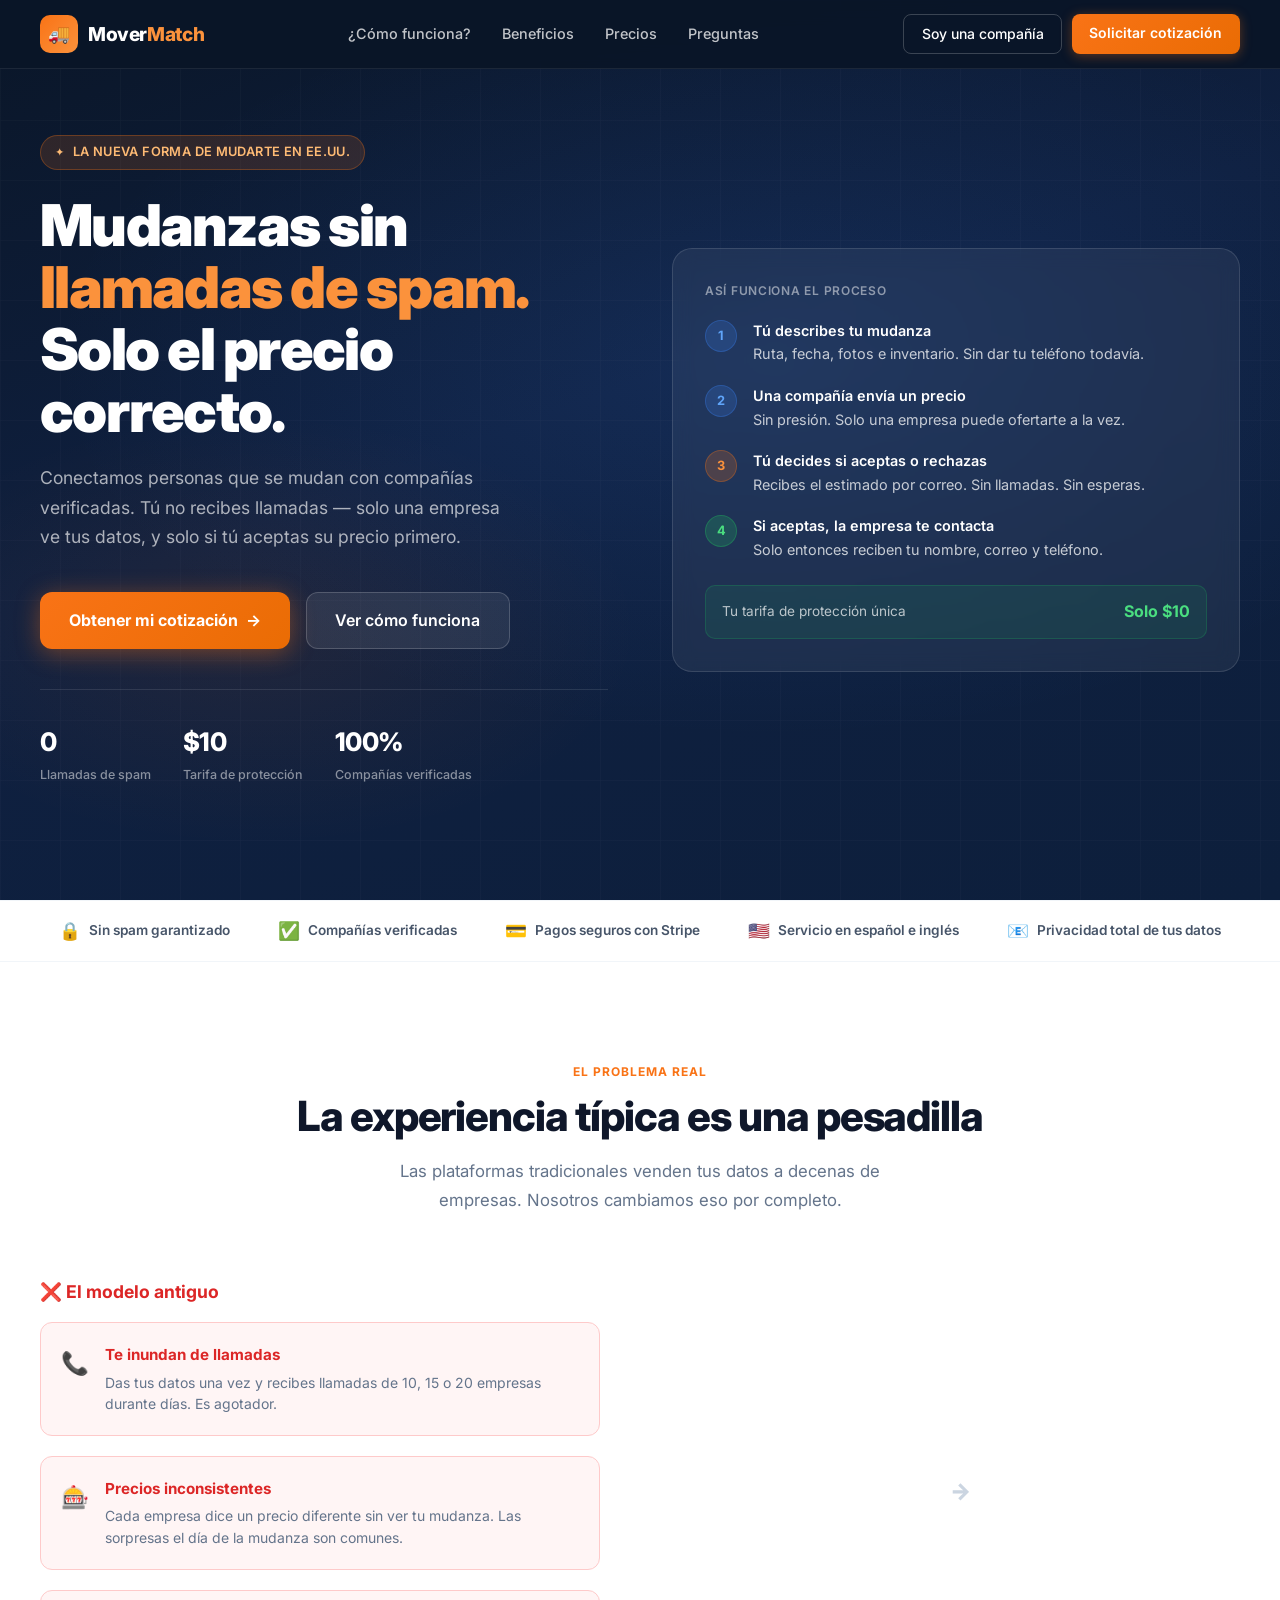
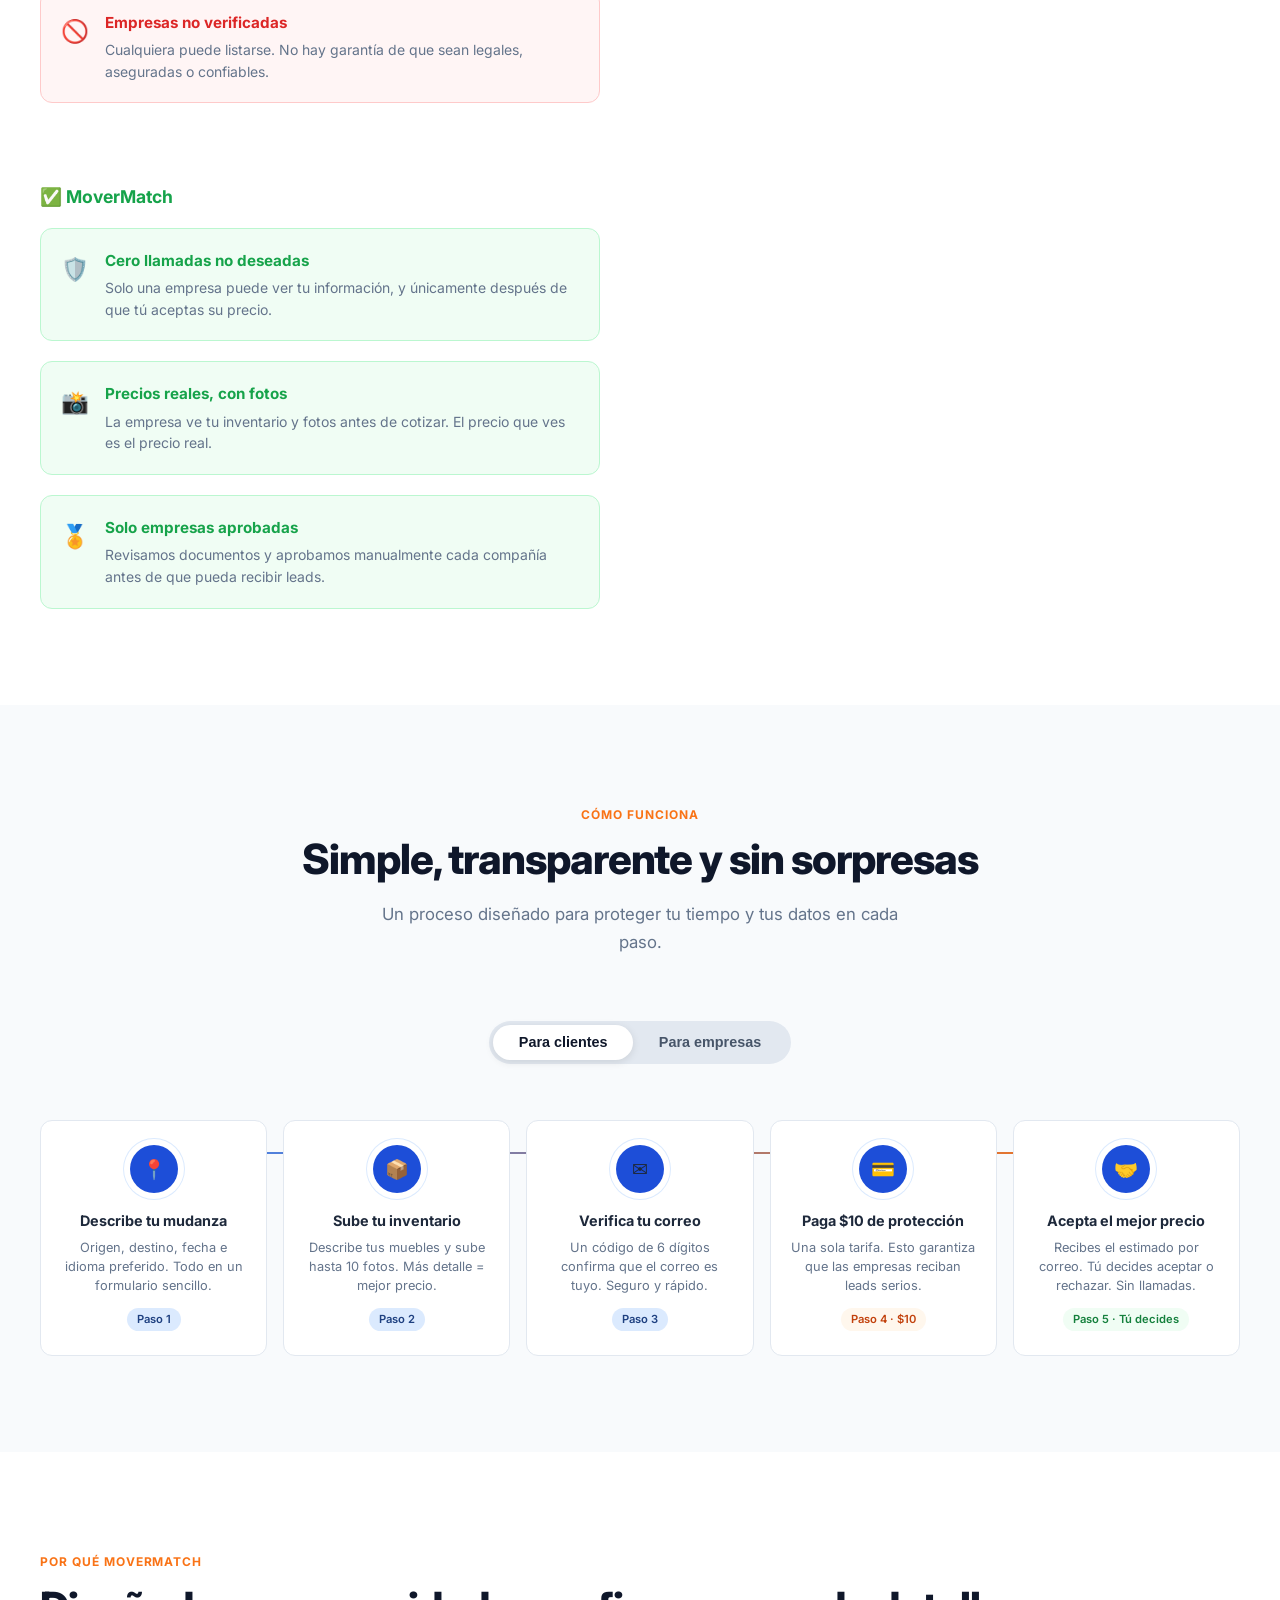
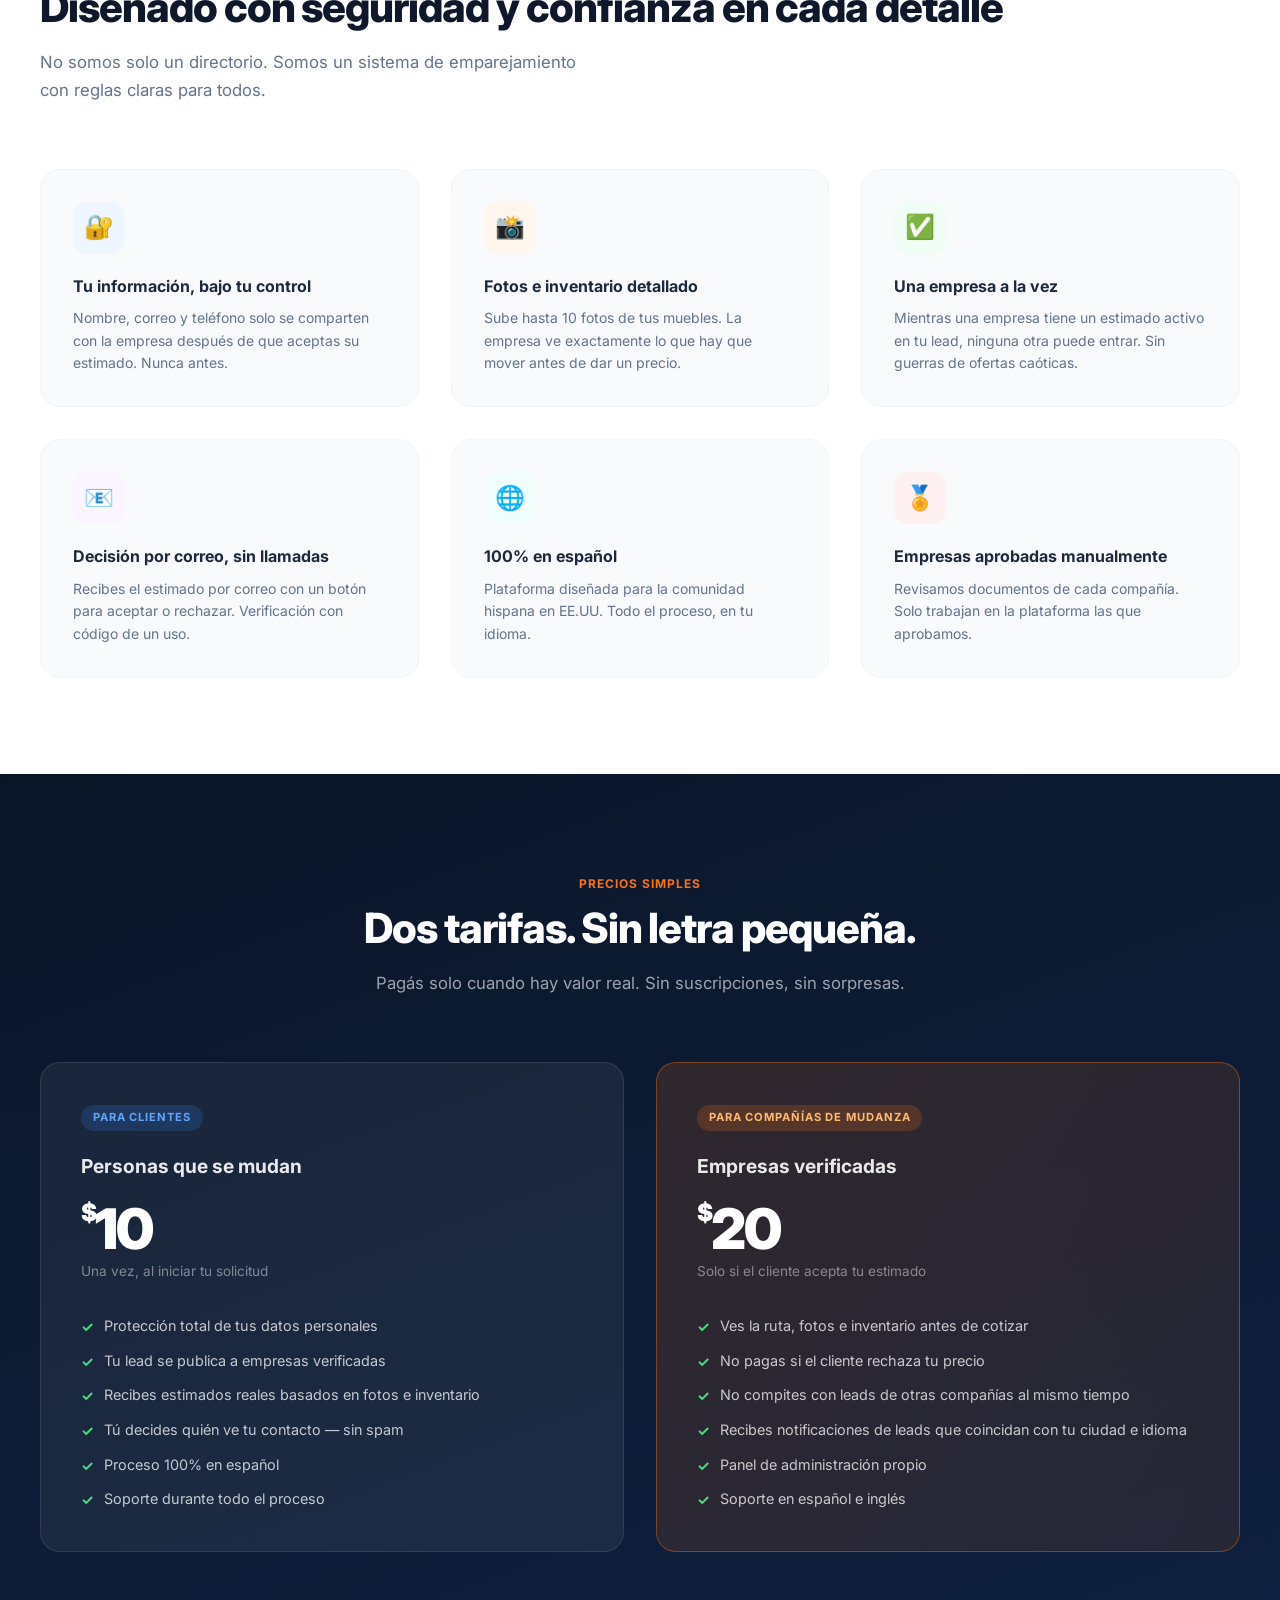
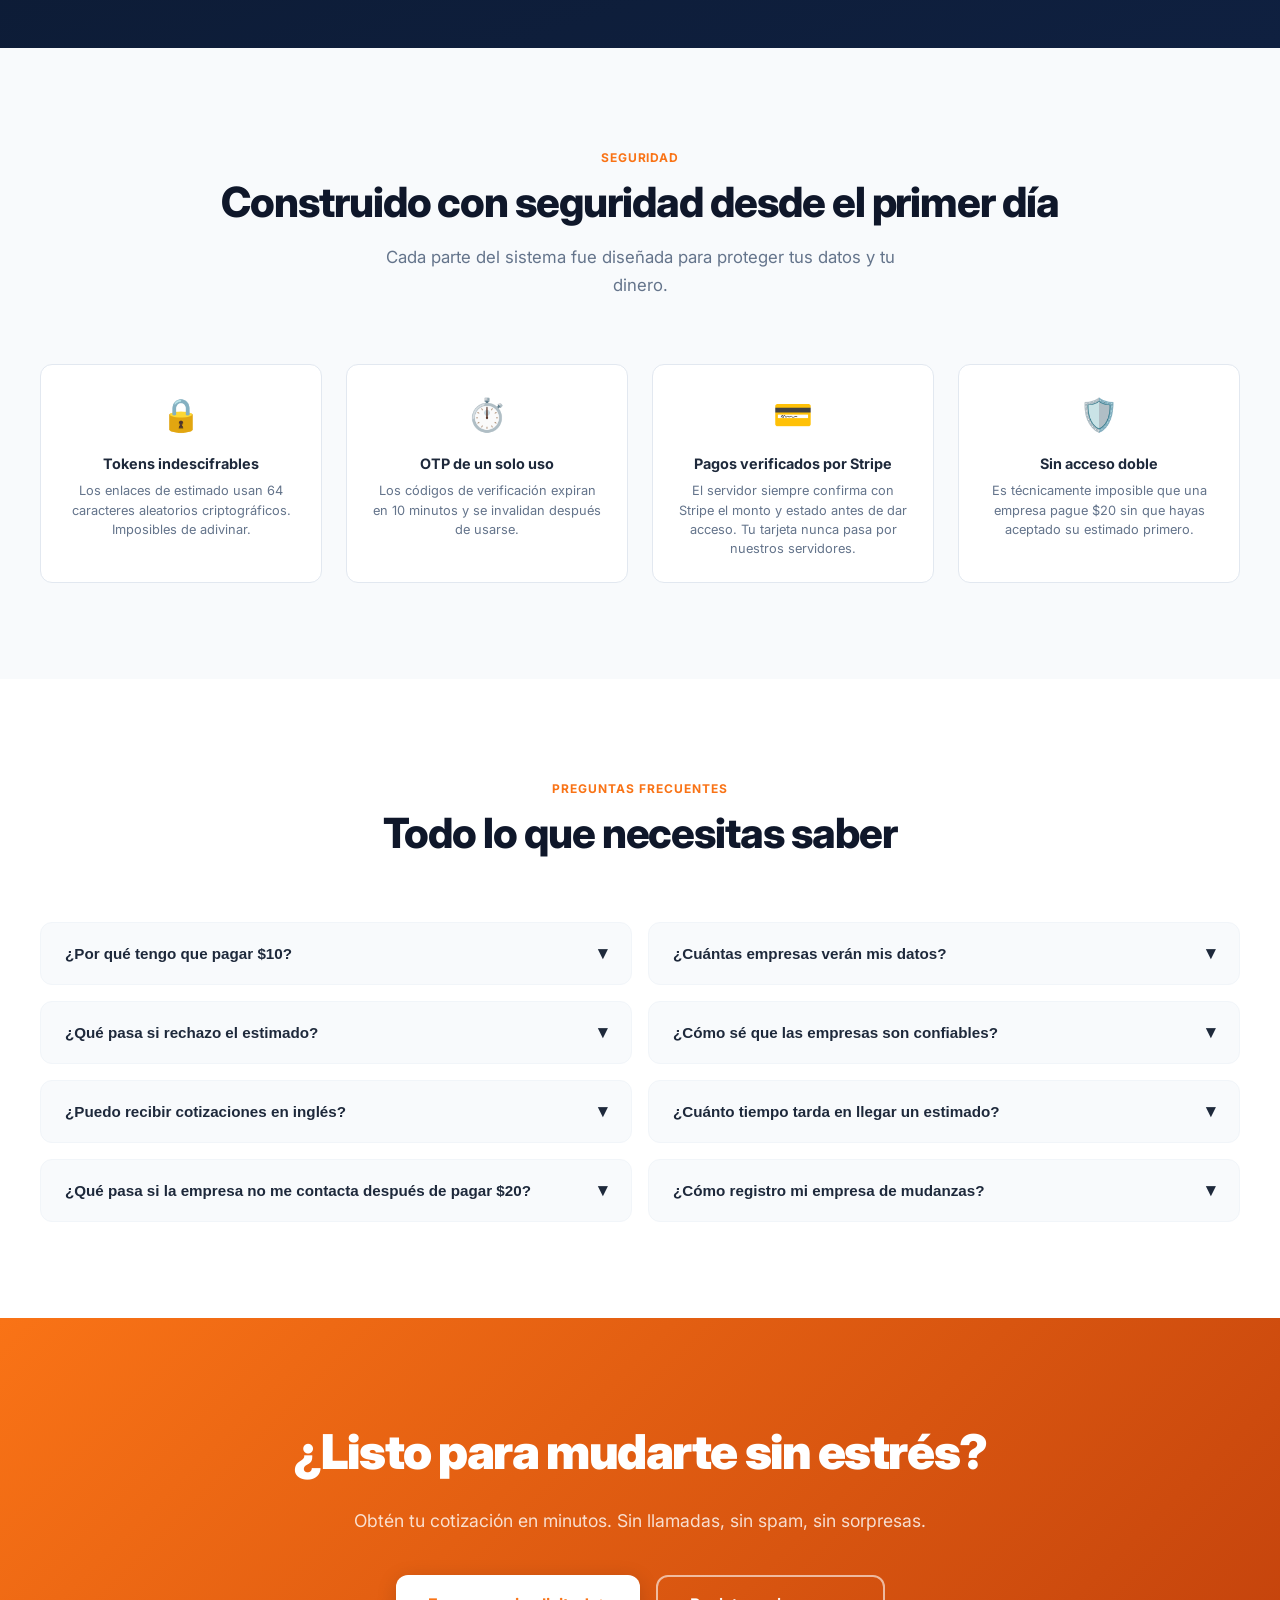
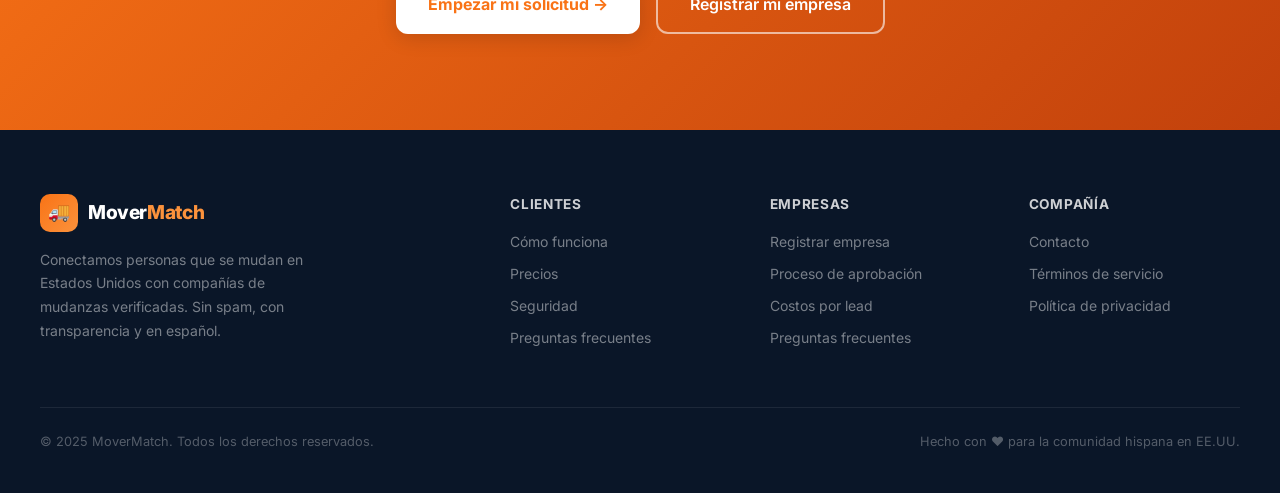
<file: Página web Diosmel.html>
<!DOCTYPE html>
<html lang="es">
<head>
  <meta charset="UTF-8" />
  <meta name="viewport" content="width=device-width, initial-scale=1.0" />
  <title>MoverMatch — Mudanzas sin llamadas de spam</title>
  <meta name="description" content="Conectamos personas que se mudan en EE.UU. con compañías verificadas. Sin spam, sin sorpresas. Tú decides quién ve tus datos." />
  <link rel="preconnect" href="https://fonts.googleapis.com" />
  <link rel="preconnect" href="https://fonts.gstatic.com" crossorigin />
  <link href="https://fonts.googleapis.com/css2?family=Inter:wght@300;400;500;600;700;800;900&display=swap" rel="stylesheet" />
  <style>
    *, *::before, *::after { box-sizing: border-box; margin: 0; padding: 0; }

    :root {
      --blue-950: #0a1628;
      --blue-900: #0f2040;
      --blue-800: #1a3560;
      --blue-700: #1e4080;
      --blue-600: #1d4ed8;
      --blue-500: #3b82f6;
      --blue-400: #60a5fa;
      --blue-100: #dbeafe;
      --orange-500: #f97316;
      --orange-400: #fb923c;
      --orange-300: #fdba74;
      --green-500: #22c55e;
      --green-400: #4ade80;
      --slate-50:  #f8fafc;
      --slate-100: #f1f5f9;
      --slate-200: #e2e8f0;
      --slate-300: #cbd5e1;
      --slate-500: #64748b;
      --slate-600: #475569;
      --slate-700: #334155;
      --slate-800: #1e293b;
      --slate-900: #0f172a;
      --white: #ffffff;
      --radius: 12px;
      --radius-lg: 20px;
    }

    html { scroll-behavior: smooth; }

    body {
      font-family: 'Inter', system-ui, -apple-system, sans-serif;
      background: var(--slate-50);
      color: var(--slate-800);
      line-height: 1.6;
      -webkit-font-smoothing: antialiased;
    }

    /* ── NAVBAR ── */
    nav {
      position: fixed; top: 0; left: 0; right: 0; z-index: 100;
      background: rgba(10, 22, 40, 0.95);
      backdrop-filter: blur(12px);
      border-bottom: 1px solid rgba(255,255,255,0.08);
      padding: 0 1.5rem;
    }
    .nav-inner {
      max-width: 1200px; margin: 0 auto;
      display: flex; align-items: center; justify-content: space-between;
      height: 68px; gap: 1rem;
    }
    .logo {
      display: flex; align-items: center; gap: 10px;
      text-decoration: none; flex-shrink: 0;
    }
    .logo-icon {
      width: 38px; height: 38px; border-radius: 10px;
      background: linear-gradient(135deg, var(--orange-500), var(--orange-400));
      display: flex; align-items: center; justify-content: center;
      font-size: 18px;
    }
    .logo-text { font-size: 1.2rem; font-weight: 800; color: var(--white); letter-spacing: -0.02em; }
    .logo-text span { color: var(--orange-400); }

    .nav-links { display: flex; gap: 0.25rem; }
    .nav-links a {
      color: rgba(255,255,255,0.75); text-decoration: none;
      font-size: 0.9rem; font-weight: 500;
      padding: 0.45rem 0.85rem; border-radius: 8px;
      transition: all 0.2s;
    }
    .nav-links a:hover { color: var(--white); background: rgba(255,255,255,0.08); }

    .nav-cta { display: flex; gap: 0.6rem; flex-shrink: 0; }
    .btn-ghost {
      padding: 0.5rem 1.1rem; border-radius: 8px;
      border: 1px solid rgba(255,255,255,0.2);
      color: var(--white); font-size: 0.875rem; font-weight: 500;
      text-decoration: none; transition: all 0.2s; cursor: pointer;
      background: transparent;
    }
    .btn-ghost:hover { background: rgba(255,255,255,0.1); border-color: rgba(255,255,255,0.35); }
    .btn-orange {
      padding: 0.5rem 1.1rem; border-radius: 8px;
      background: linear-gradient(135deg, var(--orange-500), #ea6c04);
      color: var(--white); font-size: 0.875rem; font-weight: 600;
      text-decoration: none; transition: all 0.2s; cursor: pointer;
      border: none; box-shadow: 0 2px 12px rgba(249,115,22,0.35);
    }
    .btn-orange:hover { transform: translateY(-1px); box-shadow: 0 4px 20px rgba(249,115,22,0.5); }

    .hamburger { display: none; flex-direction: column; gap: 5px; cursor: pointer; padding: 4px; }
    .hamburger span { display: block; width: 24px; height: 2px; background: white; border-radius: 2px; transition: all 0.3s; }

    /* ── HERO ── */
    .hero {
      min-height: 100vh;
      background: linear-gradient(160deg, var(--blue-950) 0%, var(--blue-900) 45%, #0d1f3c 100%);
      display: flex; align-items: center;
      padding: 100px 1.5rem 80px;
      position: relative; overflow: hidden;
    }
    .hero::before {
      content: '';
      position: absolute; inset: 0;
      background: radial-gradient(ellipse 80% 60% at 60% 40%, rgba(59,130,246,0.12) 0%, transparent 70%),
                  radial-gradient(ellipse 50% 40% at 20% 70%, rgba(249,115,22,0.08) 0%, transparent 60%);
    }
    .hero-grid {
      position: absolute; inset: 0; opacity: 0.04;
      background-image: linear-gradient(rgba(255,255,255,0.5) 1px, transparent 1px),
                        linear-gradient(90deg, rgba(255,255,255,0.5) 1px, transparent 1px);
      background-size: 60px 60px;
    }
    .hero-inner {
      max-width: 1200px; margin: 0 auto;
      display: grid; grid-template-columns: 1fr 1fr;
      gap: 4rem; align-items: center;
      position: relative; z-index: 1;
    }
    .hero-badge {
      display: inline-flex; align-items: center; gap: 8px;
      background: rgba(249,115,22,0.15); border: 1px solid rgba(249,115,22,0.3);
      color: var(--orange-300); border-radius: 100px;
      padding: 6px 14px; font-size: 0.8rem; font-weight: 600;
      letter-spacing: 0.03em; text-transform: uppercase; margin-bottom: 1.5rem;
    }
    .hero-badge::before { content: '✦'; font-size: 0.7rem; }
    .hero h1 {
      font-size: clamp(2.4rem, 5vw, 3.6rem);
      font-weight: 900; line-height: 1.08;
      letter-spacing: -0.03em; color: var(--white);
      margin-bottom: 1.25rem;
    }
    .hero h1 .accent { color: var(--orange-400); }
    .hero-sub {
      font-size: 1.1rem; color: rgba(255,255,255,0.65);
      line-height: 1.7; margin-bottom: 2.5rem; max-width: 480px;
    }
    .hero-actions { display: flex; gap: 1rem; flex-wrap: wrap; }
    .btn-primary {
      display: inline-flex; align-items: center; gap: 8px;
      padding: 0.9rem 1.8rem; border-radius: var(--radius);
      background: linear-gradient(135deg, var(--orange-500), #ea6c04);
      color: var(--white); font-size: 1rem; font-weight: 700;
      text-decoration: none; border: none; cursor: pointer;
      box-shadow: 0 4px 24px rgba(249,115,22,0.4);
      transition: all 0.25s;
    }
    .btn-primary:hover { transform: translateY(-2px); box-shadow: 0 8px 30px rgba(249,115,22,0.55); }
    .btn-secondary {
      display: inline-flex; align-items: center; gap: 8px;
      padding: 0.9rem 1.8rem; border-radius: var(--radius);
      background: rgba(255,255,255,0.08); border: 1px solid rgba(255,255,255,0.18);
      color: var(--white); font-size: 1rem; font-weight: 600;
      text-decoration: none; cursor: pointer; transition: all 0.25s;
    }
    .btn-secondary:hover { background: rgba(255,255,255,0.14); transform: translateY(-2px); }

    .hero-stats {
      display: flex; gap: 2rem; margin-top: 2.5rem;
      padding-top: 2rem; border-top: 1px solid rgba(255,255,255,0.1);
    }
    .hero-stat { }
    .hero-stat .num { font-size: 1.6rem; font-weight: 800; color: var(--white); letter-spacing: -0.02em; }
    .hero-stat .lbl { font-size: 0.78rem; color: rgba(255,255,255,0.5); font-weight: 500; margin-top: 2px; }

    /* Hero right panel */
    .hero-card {
      background: rgba(255,255,255,0.06);
      border: 1px solid rgba(255,255,255,0.12);
      border-radius: var(--radius-lg); padding: 2rem;
      backdrop-filter: blur(10px);
    }
    .hero-card-title {
      color: rgba(255,255,255,0.5); font-size: 0.75rem; font-weight: 600;
      text-transform: uppercase; letter-spacing: 0.06em; margin-bottom: 1.25rem;
    }
    .step-item {
      display: flex; gap: 1rem; align-items: flex-start;
      margin-bottom: 1.25rem;
    }
    .step-item:last-child { margin-bottom: 0; }
    .step-num {
      width: 32px; height: 32px; border-radius: 50%; flex-shrink: 0;
      display: flex; align-items: center; justify-content: center;
      font-size: 0.8rem; font-weight: 700;
    }
    .step-num.blue { background: rgba(59,130,246,0.2); color: var(--blue-400); border: 1px solid rgba(59,130,246,0.3); }
    .step-num.orange { background: rgba(249,115,22,0.2); color: var(--orange-400); border: 1px solid rgba(249,115,22,0.3); }
    .step-num.green { background: rgba(34,197,94,0.2); color: var(--green-400); border: 1px solid rgba(34,197,94,0.3); }
    .step-text { color: rgba(255,255,255,0.75); font-size: 0.9rem; line-height: 1.5; }
    .step-text strong { color: var(--white); display: block; font-weight: 600; margin-bottom: 2px; }

    .hero-price-row {
      display: flex; align-items: center; justify-content: space-between;
      background: rgba(34,197,94,0.1); border: 1px solid rgba(34,197,94,0.2);
      border-radius: 10px; padding: 0.85rem 1rem; margin-top: 1.5rem;
    }
    .hero-price-row span { color: rgba(255,255,255,0.7); font-size: 0.85rem; }
    .hero-price-row strong { color: var(--green-400); font-size: 1rem; font-weight: 700; }

    /* ── SECTIONS ── */
    section { padding: 96px 1.5rem; }
    .container { max-width: 1200px; margin: 0 auto; }
    .section-label {
      display: inline-block;
      font-size: 0.75rem; font-weight: 700; letter-spacing: 0.08em;
      text-transform: uppercase; color: var(--orange-500);
      margin-bottom: 0.75rem;
    }
    .section-title {
      font-size: clamp(1.8rem, 3.5vw, 2.6rem);
      font-weight: 800; line-height: 1.15;
      letter-spacing: -0.025em; color: var(--slate-900);
      margin-bottom: 1rem;
    }
    .section-sub {
      font-size: 1.05rem; color: var(--slate-500);
      line-height: 1.7; max-width: 560px;
    }
    .section-header { margin-bottom: 4rem; }
    .section-header.center { text-align: center; }
    .section-header.center .section-sub { margin: 0 auto; }

    /* ── PROBLEM ── */
    .problem-section { background: var(--white); }
    .problem-grid { display: grid; grid-template-columns: 1fr 1fr; gap: 5rem; align-items: center; }
    .problem-list { display: flex; flex-direction: column; gap: 1.25rem; }
    .problem-item {
      display: flex; gap: 1rem; padding: 1.25rem;
      background: #fff5f5; border: 1px solid #fecaca; border-radius: var(--radius);
    }
    .problem-icon { font-size: 1.4rem; flex-shrink: 0; margin-top: 2px; }
    .problem-item h4 { font-size: 0.95rem; font-weight: 700; color: #dc2626; margin-bottom: 4px; }
    .problem-item p { font-size: 0.875rem; color: var(--slate-500); line-height: 1.55; }

    .solution-list { display: flex; flex-direction: column; gap: 1.25rem; }
    .solution-item {
      display: flex; gap: 1rem; padding: 1.25rem;
      background: #f0fdf4; border: 1px solid #bbf7d0; border-radius: var(--radius);
    }
    .solution-item h4 { font-size: 0.95rem; font-weight: 700; color: #16a34a; margin-bottom: 4px; }
    .solution-item p { font-size: 0.875rem; color: var(--slate-500); line-height: 1.55; }

    .vs-divider {
      display: flex; align-items: center; justify-content: center;
      font-size: 1.4rem; font-weight: 900; color: var(--slate-300);
    }

    /* ── HOW IT WORKS ── */
    .how-section { background: var(--slate-50); }
    .tabs-toggle {
      display: flex; gap: 0; background: var(--slate-200);
      border-radius: 100px; padding: 4px; width: fit-content; margin: 0 auto 3.5rem;
    }
    .tab-btn {
      padding: 0.6rem 1.6rem; border-radius: 100px; border: none;
      font-size: 0.9rem; font-weight: 600; cursor: pointer;
      transition: all 0.25s; color: var(--slate-600); background: transparent;
    }
    .tab-btn.active {
      background: var(--white); color: var(--slate-900);
      box-shadow: 0 2px 8px rgba(0,0,0,0.1);
    }
    .tab-pane { display: none; }
    .tab-pane.active { display: block; }

    .steps-grid { display: grid; grid-template-columns: repeat(5, 1fr); gap: 1rem; position: relative; }
    .steps-grid::before {
      content: '';
      position: absolute; top: 32px; left: 10%; right: 10%; height: 2px;
      background: linear-gradient(90deg, var(--blue-500), var(--orange-500));
      z-index: 0;
    }
    .step-card {
      background: var(--white); border: 1px solid var(--slate-200);
      border-radius: var(--radius); padding: 1.5rem 1.25rem;
      text-align: center; position: relative; z-index: 1;
      transition: all 0.3s;
    }
    .step-card:hover { transform: translateY(-4px); box-shadow: 0 12px 32px rgba(0,0,0,0.08); }
    .step-badge {
      width: 48px; height: 48px; border-radius: 50%; margin: 0 auto 1rem;
      display: flex; align-items: center; justify-content: center;
      font-size: 1.2rem; background: var(--blue-600);
      box-shadow: 0 0 0 6px white, 0 0 0 7px var(--blue-100);
    }
    .step-card h4 { font-size: 0.9rem; font-weight: 700; color: var(--slate-800); margin-bottom: 6px; }
    .step-card p { font-size: 0.8rem; color: var(--slate-500); line-height: 1.5; }
    .step-tag {
      display: inline-block; margin-top: 0.75rem;
      font-size: 0.7rem; font-weight: 600; padding: 3px 10px;
      border-radius: 100px;
    }
    .step-tag.blue { background: var(--blue-100); color: var(--blue-700); }
    .step-tag.orange { background: #fff7ed; color: #c2410c; }
    .step-tag.green { background: #f0fdf4; color: #15803d; }

    /* Company steps */
    .company-steps { display: grid; grid-template-columns: repeat(4, 1fr); gap: 1.5rem; }
    .comp-card {
      background: var(--white); border: 1px solid var(--slate-200);
      border-radius: var(--radius); padding: 1.75rem 1.5rem;
      transition: all 0.3s;
    }
    .comp-card:hover { transform: translateY(-4px); box-shadow: 0 12px 32px rgba(0,0,0,0.08); }
    .comp-num {
      font-size: 2.5rem; font-weight: 900; color: var(--slate-100);
      line-height: 1; margin-bottom: 0.75rem; letter-spacing: -0.04em;
    }
    .comp-card h4 { font-size: 1rem; font-weight: 700; color: var(--slate-800); margin-bottom: 0.5rem; }
    .comp-card p { font-size: 0.875rem; color: var(--slate-500); line-height: 1.6; }

    /* ── FEATURES ── */
    .features-section { background: var(--white); }
    .features-grid { display: grid; grid-template-columns: repeat(3, 1fr); gap: 2rem; }
    .feature-card {
      padding: 2rem; border-radius: var(--radius-lg);
      background: var(--slate-50); border: 1px solid var(--slate-100);
      transition: all 0.3s;
    }
    .feature-card:hover { background: var(--white); box-shadow: 0 8px 32px rgba(0,0,0,0.07); transform: translateY(-3px); }
    .feature-icon {
      width: 52px; height: 52px; border-radius: 14px;
      display: flex; align-items: center; justify-content: center;
      font-size: 1.5rem; margin-bottom: 1.25rem;
    }
    .feature-icon.blue { background: #eff6ff; }
    .feature-icon.orange { background: #fff7ed; }
    .feature-icon.green { background: #f0fdf4; }
    .feature-icon.purple { background: #faf5ff; }
    .feature-icon.red { background: #fff1f2; }
    .feature-icon.teal { background: #f0fdfa; }
    .feature-card h4 { font-size: 1rem; font-weight: 700; color: var(--slate-800); margin-bottom: 0.5rem; }
    .feature-card p { font-size: 0.875rem; color: var(--slate-500); line-height: 1.6; }

    /* ── PRICING ── */
    .pricing-section {
      background: linear-gradient(160deg, var(--blue-950) 0%, var(--blue-900) 100%);
    }
    .pricing-section .section-title { color: var(--white); }
    .pricing-section .section-sub { color: rgba(255,255,255,0.6); }
    .pricing-grid { display: grid; grid-template-columns: 1fr 1fr; gap: 2rem; }
    .pricing-card {
      background: rgba(255,255,255,0.06); border: 1px solid rgba(255,255,255,0.1);
      border-radius: var(--radius-lg); padding: 2.5rem;
      transition: all 0.3s;
    }
    .pricing-card:hover { background: rgba(255,255,255,0.09); transform: translateY(-4px); }
    .pricing-card.featured {
      background: linear-gradient(135deg, rgba(249,115,22,0.15), rgba(234,108,4,0.1));
      border-color: rgba(249,115,22,0.4);
    }
    .pricing-badge {
      display: inline-block; font-size: 0.7rem; font-weight: 700;
      text-transform: uppercase; letter-spacing: 0.08em;
      padding: 4px 12px; border-radius: 100px; margin-bottom: 1.25rem;
    }
    .pricing-badge.blue { background: rgba(59,130,246,0.2); color: var(--blue-400); }
    .pricing-badge.orange { background: rgba(249,115,22,0.2); color: var(--orange-300); }
    .pricing-who { color: rgba(255,255,255,0.9); font-size: 1.2rem; font-weight: 700; margin-bottom: 0.5rem; }
    .pricing-price {
      font-size: 3.5rem; font-weight: 900; color: var(--white);
      letter-spacing: -0.04em; line-height: 1; margin: 1.25rem 0 0.25rem;
    }
    .pricing-price sup { font-size: 1.5rem; vertical-align: top; margin-top: 0.6rem; }
    .pricing-when { color: rgba(255,255,255,0.45); font-size: 0.85rem; margin-bottom: 2rem; }
    .pricing-features { list-style: none; display: flex; flex-direction: column; gap: 0.75rem; }
    .pricing-features li {
      display: flex; align-items: flex-start; gap: 10px;
      color: rgba(255,255,255,0.75); font-size: 0.9rem; line-height: 1.5;
    }
    .pricing-features li::before {
      content: '✓'; color: var(--green-400); font-weight: 700;
      flex-shrink: 0; margin-top: 1px;
    }

    /* ── SECURITY ── */
    .security-section { background: var(--slate-50); }
    .security-grid { display: grid; grid-template-columns: repeat(4, 1fr); gap: 1.5rem; }
    .security-card {
      background: var(--white); border: 1px solid var(--slate-200);
      border-radius: var(--radius); padding: 1.5rem;
      text-align: center;
    }
    .security-card .icon { font-size: 2rem; margin-bottom: 0.75rem; }
    .security-card h4 { font-size: 0.9rem; font-weight: 700; color: var(--slate-800); margin-bottom: 0.4rem; }
    .security-card p { font-size: 0.8rem; color: var(--slate-500); line-height: 1.5; }

    /* ── FAQ ── */
    .faq-section { background: var(--white); }
    .faq-grid { display: grid; grid-template-columns: 1fr 1fr; gap: 1rem; }
    .faq-item {
      background: var(--slate-50); border: 1px solid var(--slate-100);
      border-radius: var(--radius); overflow: hidden;
    }
    .faq-question {
      width: 100%; text-align: left; padding: 1.25rem 1.5rem;
      background: none; border: none; cursor: pointer;
      font-size: 0.95rem; font-weight: 600; color: var(--slate-800);
      display: flex; justify-content: space-between; align-items: center; gap: 1rem;
      transition: color 0.2s;
    }
    .faq-question:hover { color: var(--blue-600); }
    .faq-arrow { font-size: 1.1rem; transition: transform 0.3s; flex-shrink: 0; color: var(--slate-400); }
    .faq-item.open .faq-arrow { transform: rotate(180deg); color: var(--blue-600); }
    .faq-answer {
      max-height: 0; overflow: hidden; transition: max-height 0.35s ease, padding 0.25s;
      padding: 0 1.5rem; color: var(--slate-500); font-size: 0.875rem; line-height: 1.7;
    }
    .faq-item.open .faq-answer { max-height: 300px; padding: 0 1.5rem 1.25rem; }

    /* ── CTA ── */
    .cta-section {
      background: linear-gradient(135deg, var(--orange-500) 0%, #c2410c 100%);
      text-align: center; padding: 96px 1.5rem;
    }
    .cta-section h2 {
      font-size: clamp(2rem, 4vw, 3rem); font-weight: 900;
      color: var(--white); letter-spacing: -0.03em; margin-bottom: 1rem;
    }
    .cta-section p { color: rgba(255,255,255,0.8); font-size: 1.1rem; margin-bottom: 2.5rem; }
    .cta-btns { display: flex; gap: 1rem; justify-content: center; flex-wrap: wrap; }
    .btn-white {
      display: inline-flex; align-items: center; gap: 8px;
      padding: 0.9rem 2rem; border-radius: var(--radius);
      background: var(--white); color: var(--orange-500);
      font-size: 1rem; font-weight: 700; text-decoration: none;
      box-shadow: 0 4px 20px rgba(0,0,0,0.15); transition: all 0.25s;
    }
    .btn-white:hover { transform: translateY(-2px); box-shadow: 0 8px 32px rgba(0,0,0,0.2); }
    .btn-outline-white {
      display: inline-flex; align-items: center; gap: 8px;
      padding: 0.9rem 2rem; border-radius: var(--radius);
      border: 2px solid rgba(255,255,255,0.6); color: var(--white);
      font-size: 1rem; font-weight: 600; text-decoration: none; transition: all 0.25s;
    }
    .btn-outline-white:hover { background: rgba(255,255,255,0.1); border-color: white; transform: translateY(-2px); }

    /* ── FOOTER ── */
    footer {
      background: var(--blue-950);
      padding: 64px 1.5rem 40px;
    }
    .footer-inner { max-width: 1200px; margin: 0 auto; }
    .footer-top {
      display: grid; grid-template-columns: 2fr 1fr 1fr 1fr;
      gap: 3rem; margin-bottom: 3rem;
    }
    .footer-brand .logo { margin-bottom: 1rem; }
    .footer-brand p { color: rgba(255,255,255,0.45); font-size: 0.875rem; line-height: 1.7; max-width: 280px; }
    .footer-col h5 { color: rgba(255,255,255,0.8); font-size: 0.85rem; font-weight: 700; margin-bottom: 1rem; text-transform: uppercase; letter-spacing: 0.05em; }
    .footer-col a { display: block; color: rgba(255,255,255,0.45); text-decoration: none; font-size: 0.875rem; margin-bottom: 0.6rem; transition: color 0.2s; }
    .footer-col a:hover { color: rgba(255,255,255,0.85); }
    .footer-divider { border: none; border-top: 1px solid rgba(255,255,255,0.08); margin-bottom: 1.5rem; }
    .footer-bottom {
      display: flex; justify-content: space-between; align-items: center;
      color: rgba(255,255,255,0.3); font-size: 0.8rem; flex-wrap: wrap; gap: 1rem;
    }

    /* ── TRUST BAR ── */
    .trust-bar {
      background: var(--white); border-top: 1px solid var(--slate-100);
      border-bottom: 1px solid var(--slate-100); padding: 1rem 1.5rem;
    }
    .trust-inner {
      max-width: 1200px; margin: 0 auto;
      display: flex; align-items: center; justify-content: center;
      gap: 3rem; flex-wrap: wrap;
    }
    .trust-item {
      display: flex; align-items: center; gap: 8px;
      font-size: 0.85rem; font-weight: 600; color: var(--slate-600);
    }
    .trust-item span:first-child { font-size: 1.1rem; }

    /* ── ANIMATED COUNTER ── */
    .count-up { display: inline; }

    /* ── MOBILE ── */
    .mobile-menu {
      display: none; position: fixed; inset: 0; z-index: 99;
      background: var(--blue-950); padding: 90px 1.5rem 2rem;
      flex-direction: column; gap: 0.5rem;
    }
    .mobile-menu.open { display: flex; }
    .mobile-menu a {
      color: rgba(255,255,255,0.8); text-decoration: none; font-size: 1.1rem;
      font-weight: 500; padding: 0.75rem 1rem; border-radius: 10px;
      transition: all 0.2s;
    }
    .mobile-menu a:hover { background: rgba(255,255,255,0.08); color: white; }
    .mobile-menu .divider { height: 1px; background: rgba(255,255,255,0.1); margin: 0.5rem 0; }
    .mobile-cta { display: flex; flex-direction: column; gap: 0.75rem; margin-top: 1rem; }

    /* ── SCROLL REVEAL ── */
    .reveal { opacity: 0; transform: translateY(24px); transition: opacity 0.6s ease, transform 0.6s ease; }
    .reveal.visible { opacity: 1; transform: translateY(0); }
    .reveal-delay-1 { transition-delay: 0.1s; }
    .reveal-delay-2 { transition-delay: 0.2s; }
    .reveal-delay-3 { transition-delay: 0.3s; }
    .reveal-delay-4 { transition-delay: 0.4s; }

    /* ── RESPONSIVE ── */
    @media (max-width: 1024px) {
      .steps-grid { grid-template-columns: repeat(3, 1fr); }
      .steps-grid::before { display: none; }
      .features-grid { grid-template-columns: 1fr 1fr; }
      .footer-top { grid-template-columns: 1fr 1fr; }
      .company-steps { grid-template-columns: 1fr 1fr; }
      .security-grid { grid-template-columns: 1fr 1fr; }
    }

    @media (max-width: 768px) {
      .nav-links { display: none; }
      .nav-cta { display: none; }
      .hamburger { display: flex; }

      .hero-inner { grid-template-columns: 1fr; gap: 3rem; }
      .hero-card { display: none; }
      .hero { min-height: auto; padding: 110px 1.5rem 64px; }
      .hero-stats { gap: 1.5rem; }

      .problem-grid { grid-template-columns: 1fr; gap: 2rem; }
      .vs-divider { display: none; }
      .steps-grid { grid-template-columns: 1fr 1fr; }
      .company-steps { grid-template-columns: 1fr 1fr; }
      .features-grid { grid-template-columns: 1fr; }
      .pricing-grid { grid-template-columns: 1fr; }
      .faq-grid { grid-template-columns: 1fr; }
      .security-grid { grid-template-columns: 1fr 1fr; }
      .footer-top { grid-template-columns: 1fr; gap: 2rem; }
      .footer-bottom { flex-direction: column; text-align: center; }
      .trust-inner { gap: 1.5rem; }
    }

    @media (max-width: 480px) {
      .steps-grid { grid-template-columns: 1fr; }
      .company-steps { grid-template-columns: 1fr; }
      .security-grid { grid-template-columns: 1fr; }
      section { padding: 64px 1.25rem; }
    }
  </style>
</head>
<body>

<!-- ── NAVBAR ── -->
<nav>
  <div class="nav-inner">
    <a href="#" class="logo">
      <div class="logo-icon">🚚</div>
      <div class="logo-text">Mover<span>Match</span></div>
    </a>
    <div class="nav-links">
      <a href="#como-funciona">¿Cómo funciona?</a>
      <a href="#beneficios">Beneficios</a>
      <a href="#precios">Precios</a>
      <a href="#faq">Preguntas</a>
    </div>
    <div class="nav-cta">
      <a href="#companias" class="btn-ghost">Soy una compañía</a>
      <a href="#solicitar" class="btn-orange">Solicitar cotización</a>
    </div>
    <div class="hamburger" id="hamburger" role="button" aria-label="Menú" tabindex="0">
      <span></span><span></span><span></span>
    </div>
  </div>
</nav>

<!-- ── MOBILE MENU ── -->
<div class="mobile-menu" id="mobileMenu">
  <a href="#como-funciona" onclick="closeMobile()">¿Cómo funciona?</a>
  <a href="#beneficios" onclick="closeMobile()">Beneficios</a>
  <a href="#precios" onclick="closeMobile()">Precios</a>
  <a href="#faq" onclick="closeMobile()">Preguntas frecuentes</a>
  <div class="divider"></div>
  <div class="mobile-cta">
    <a href="#companias" onclick="closeMobile()" class="btn-ghost" style="text-align:center">Soy una compañía</a>
    <a href="#solicitar" onclick="closeMobile()" class="btn-orange" style="text-align:center;display:block;padding:0.9rem">Solicitar cotización →</a>
  </div>
</div>

<!-- ── HERO ── -->
<section class="hero" id="inicio">
  <div class="hero-grid"></div>
  <div class="hero-inner container">
    <div class="hero-content">
      <div class="hero-badge">La nueva forma de mudarte en EE.UU.</div>
      <h1>Mudanzas sin <span class="accent">llamadas de spam.</span> Solo el precio correcto.</h1>
      <p class="hero-sub">
        Conectamos personas que se mudan con compañías verificadas. Tú no recibes llamadas — solo una empresa ve tus datos, y solo si tú aceptas su precio primero.
      </p>
      <div class="hero-actions">
        <a href="#solicitar" class="btn-primary">Obtener mi cotización &nbsp;→</a>
        <a href="#como-funciona" class="btn-secondary">Ver cómo funciona</a>
      </div>
      <div class="hero-stats">
        <div class="hero-stat">
          <div class="num">0</div>
          <div class="lbl">Llamadas de spam</div>
        </div>
        <div class="hero-stat">
          <div class="num">$10</div>
          <div class="lbl">Tarifa de protección</div>
        </div>
        <div class="hero-stat">
          <div class="num">100%</div>
          <div class="lbl">Compañías verificadas</div>
        </div>
      </div>
    </div>

    <div class="hero-card">
      <div class="hero-card-title">Así funciona el proceso</div>

      <div class="step-item">
        <div class="step-num blue">1</div>
        <div class="step-text">
          <strong>Tú describes tu mudanza</strong>
          Ruta, fecha, fotos e inventario. Sin dar tu teléfono todavía.
        </div>
      </div>
      <div class="step-item">
        <div class="step-num blue">2</div>
        <div class="step-text">
          <strong>Una compañía envía un precio</strong>
          Sin presión. Solo una empresa puede ofertarte a la vez.
        </div>
      </div>
      <div class="step-item">
        <div class="step-num orange">3</div>
        <div class="step-text">
          <strong>Tú decides si aceptas o rechazas</strong>
          Recibes el estimado por correo. Sin llamadas. Sin esperas.
        </div>
      </div>
      <div class="step-item">
        <div class="step-num green">4</div>
        <div class="step-text">
          <strong>Si aceptas, la empresa te contacta</strong>
          Solo entonces reciben tu nombre, correo y teléfono.
        </div>
      </div>

      <div class="hero-price-row">
        <span>Tu tarifa de protección única</span>
        <strong>Solo $10</strong>
      </div>
    </div>
  </div>
</section>

<!-- ── TRUST BAR ── -->
<div class="trust-bar">
  <div class="trust-inner">
    <div class="trust-item"><span>🔒</span><span>Sin spam garantizado</span></div>
    <div class="trust-item"><span>✅</span><span>Compañías verificadas</span></div>
    <div class="trust-item"><span>💳</span><span>Pagos seguros con Stripe</span></div>
    <div class="trust-item"><span>🇺🇸</span><span>Servicio en español e inglés</span></div>
    <div class="trust-item"><span>📧</span><span>Privacidad total de tus datos</span></div>
  </div>
</div>

<!-- ── PROBLEM / SOLUTION ── -->
<section class="problem-section" id="problema">
  <div class="container">
    <div class="section-header center">
      <div class="section-label">El problema real</div>
      <h2 class="section-title">La experiencia típica es una pesadilla</h2>
      <p class="section-sub">Las plataformas tradicionales venden tus datos a decenas de empresas. Nosotros cambiamos eso por completo.</p>
    </div>

    <div class="problem-grid">
      <div>
        <h3 style="font-size:1.1rem;font-weight:700;color:#dc2626;margin-bottom:1rem;">❌ El modelo antiguo</h3>
        <div class="problem-list">
          <div class="problem-item reveal">
            <div class="problem-icon">📞</div>
            <div>
              <h4>Te inundan de llamadas</h4>
              <p>Das tus datos una vez y recibes llamadas de 10, 15 o 20 empresas durante días. Es agotador.</p>
            </div>
          </div>
          <div class="problem-item reveal reveal-delay-1">
            <div class="problem-icon">🎰</div>
            <div>
              <h4>Precios inconsistentes</h4>
              <p>Cada empresa dice un precio diferente sin ver tu mudanza. Las sorpresas el día de la mudanza son comunes.</p>
            </div>
          </div>
          <div class="problem-item reveal reveal-delay-2">
            <div class="problem-icon">🚫</div>
            <div>
              <h4>Empresas no verificadas</h4>
              <p>Cualquiera puede listarse. No hay garantía de que sean legales, aseguradas o confiables.</p>
            </div>
          </div>
        </div>
      </div>

      <div class="vs-divider">→</div>

      <div>
        <h3 style="font-size:1.1rem;font-weight:700;color:#16a34a;margin-bottom:1rem;">✅ MoverMatch</h3>
        <div class="solution-list">
          <div class="solution-item reveal">
            <div class="problem-icon">🛡️</div>
            <div>
              <h4>Cero llamadas no deseadas</h4>
              <p>Solo una empresa puede ver tu información, y únicamente después de que tú aceptas su precio.</p>
            </div>
          </div>
          <div class="solution-item reveal reveal-delay-1">
            <div class="problem-icon">📸</div>
            <div>
              <h4>Precios reales, con fotos</h4>
              <p>La empresa ve tu inventario y fotos antes de cotizar. El precio que ves es el precio real.</p>
            </div>
          </div>
          <div class="solution-item reveal reveal-delay-2">
            <div class="problem-icon">🏅</div>
            <div>
              <h4>Solo empresas aprobadas</h4>
              <p>Revisamos documentos y aprobamos manualmente cada compañía antes de que pueda recibir leads.</p>
            </div>
          </div>
        </div>
      </div>
    </div>
  </div>
</section>

<!-- ── HOW IT WORKS ── -->
<section class="how-section" id="como-funciona">
  <div class="container">
    <div class="section-header center">
      <div class="section-label">Cómo funciona</div>
      <h2 class="section-title">Simple, transparente y sin sorpresas</h2>
      <p class="section-sub">Un proceso diseñado para proteger tu tiempo y tus datos en cada paso.</p>
    </div>

    <div class="tabs-toggle">
      <button class="tab-btn active" onclick="switchTab('cliente')">Para clientes</button>
      <button class="tab-btn" onclick="switchTab('empresa')">Para empresas</button>
    </div>

    <div id="tab-cliente" class="tab-pane active">
      <div class="steps-grid">
        <div class="step-card reveal">
          <div class="step-badge">📍</div>
          <h4>Describe tu mudanza</h4>
          <p>Origen, destino, fecha e idioma preferido. Todo en un formulario sencillo.</p>
          <span class="step-tag blue">Paso 1</span>
        </div>
        <div class="step-card reveal reveal-delay-1">
          <div class="step-badge">📦</div>
          <h4>Sube tu inventario</h4>
          <p>Describe tus muebles y sube hasta 10 fotos. Más detalle = mejor precio.</p>
          <span class="step-tag blue">Paso 2</span>
        </div>
        <div class="step-card reveal reveal-delay-2">
          <div class="step-badge">✉️</div>
          <h4>Verifica tu correo</h4>
          <p>Un código de 6 dígitos confirma que el correo es tuyo. Seguro y rápido.</p>
          <span class="step-tag blue">Paso 3</span>
        </div>
        <div class="step-card reveal reveal-delay-3">
          <div class="step-badge">💳</div>
          <h4>Paga $10 de protección</h4>
          <p>Una sola tarifa. Esto garantiza que las empresas reciban leads serios.</p>
          <span class="step-tag orange">Paso 4 · $10</span>
        </div>
        <div class="step-card reveal reveal-delay-4">
          <div class="step-badge">🤝</div>
          <h4>Acepta el mejor precio</h4>
          <p>Recibes el estimado por correo. Tú decides aceptar o rechazar. Sin llamadas.</p>
          <span class="step-tag green">Paso 5 · Tú decides</span>
        </div>
      </div>
    </div>

    <div id="tab-empresa" class="tab-pane">
      <div class="company-steps">
        <div class="comp-card reveal">
          <div class="comp-num">01</div>
          <h4>Regístrate y verifica</h4>
          <p>Crea tu cuenta con correo y contraseña. Verificamos tus documentos antes de aprobarte. Solo empresas serias.</p>
        </div>
        <div class="comp-card reveal reveal-delay-1">
          <div class="comp-num">02</div>
          <h4>Ve leads sin datos personales</h4>
          <p>Filtramos por tu ciudad e idioma. Ves la ruta, fecha, fotos e inventario — sin nombre ni contacto del cliente todavía.</p>
        </div>
        <div class="comp-card reveal reveal-delay-2">
          <div class="comp-num">03</div>
          <h4>Envía tu precio</h4>
          <p>Das un estimado. El cliente lo recibe y decide. No compites a ciegas — ves el trabajo antes de cotizar.</p>
        </div>
        <div class="comp-card reveal reveal-delay-3">
          <div class="comp-num">04</div>
          <h4>Paga $20, obtén el contacto</h4>
          <p>Si el cliente acepta, pagas $20 y desbloqueas su nombre, correo, teléfono y direcciones completas. Trato cerrado.</p>
        </div>
      </div>
    </div>
  </div>
</section>

<!-- ── FEATURES ── -->
<section class="features-section" id="beneficios">
  <div class="container">
    <div class="section-header">
      <div class="section-label">Por qué MoverMatch</div>
      <h2 class="section-title">Diseñado con seguridad y confianza en cada detalle</h2>
      <p class="section-sub">No somos solo un directorio. Somos un sistema de emparejamiento con reglas claras para todos.</p>
    </div>

    <div class="features-grid">
      <div class="feature-card reveal">
        <div class="feature-icon blue">🔐</div>
        <h4>Tu información, bajo tu control</h4>
        <p>Nombre, correo y teléfono solo se comparten con la empresa después de que aceptas su estimado. Nunca antes.</p>
      </div>
      <div class="feature-card reveal reveal-delay-1">
        <div class="feature-icon orange">📸</div>
        <h4>Fotos e inventario detallado</h4>
        <p>Sube hasta 10 fotos de tus muebles. La empresa ve exactamente lo que hay que mover antes de dar un precio.</p>
      </div>
      <div class="feature-card reveal reveal-delay-2">
        <div class="feature-icon green">✅</div>
        <h4>Una empresa a la vez</h4>
        <p>Mientras una empresa tiene un estimado activo en tu lead, ninguna otra puede entrar. Sin guerras de ofertas caóticas.</p>
      </div>
      <div class="feature-card reveal">
        <div class="feature-icon purple">📧</div>
        <h4>Decisión por correo, sin llamadas</h4>
        <p>Recibes el estimado por correo con un botón para aceptar o rechazar. Verificación con código de un uso.</p>
      </div>
      <div class="feature-card reveal reveal-delay-1">
        <div class="feature-icon teal">🌐</div>
        <h4>100% en español</h4>
        <p>Plataforma diseñada para la comunidad hispana en EE.UU. Todo el proceso, en tu idioma.</p>
      </div>
      <div class="feature-card reveal reveal-delay-2">
        <div class="feature-icon red">🏅</div>
        <h4>Empresas aprobadas manualmente</h4>
        <p>Revisamos documentos de cada compañía. Solo trabajan en la plataforma las que aprobamos.</p>
      </div>
    </div>
  </div>
</section>

<!-- ── PRICING ── -->
<section class="pricing-section" id="precios">
  <div class="container">
    <div class="section-header center">
      <div class="section-label">Precios simples</div>
      <h2 class="section-title">Dos tarifas. Sin letra pequeña.</h2>
      <p class="section-sub">Pagás solo cuando hay valor real. Sin suscripciones, sin sorpresas.</p>
    </div>

    <div class="pricing-grid">
      <div class="pricing-card reveal">
        <div class="pricing-badge blue">Para clientes</div>
        <div class="pricing-who">Personas que se mudan</div>
        <div class="pricing-price"><sup>$</sup>10</div>
        <div class="pricing-when">Una vez, al iniciar tu solicitud</div>
        <ul class="pricing-features">
          <li>Protección total de tus datos personales</li>
          <li>Tu lead se publica a empresas verificadas</li>
          <li>Recibes estimados reales basados en fotos e inventario</li>
          <li>Tú decides quién ve tu contacto — sin spam</li>
          <li>Proceso 100% en español</li>
          <li>Soporte durante todo el proceso</li>
        </ul>
      </div>

      <div class="pricing-card featured reveal reveal-delay-1">
        <div class="pricing-badge orange">Para compañías de mudanza</div>
        <div class="pricing-who">Empresas verificadas</div>
        <div class="pricing-price"><sup>$</sup>20</div>
        <div class="pricing-when">Solo si el cliente acepta tu estimado</div>
        <ul class="pricing-features">
          <li>Ves la ruta, fotos e inventario antes de cotizar</li>
          <li>No pagas si el cliente rechaza tu precio</li>
          <li>No compites con leads de otras compañías al mismo tiempo</li>
          <li>Recibes notificaciones de leads que coincidan con tu ciudad e idioma</li>
          <li>Panel de administración propio</li>
          <li>Soporte en español e inglés</li>
        </ul>
      </div>
    </div>
  </div>
</section>

<!-- ── SECURITY ── -->
<section class="security-section" id="seguridad">
  <div class="container">
    <div class="section-header center">
      <div class="section-label">Seguridad</div>
      <h2 class="section-title">Construido con seguridad desde el primer día</h2>
      <p class="section-sub">Cada parte del sistema fue diseñada para proteger tus datos y tu dinero.</p>
    </div>

    <div class="security-grid">
      <div class="security-card reveal">
        <div class="icon">🔒</div>
        <h4>Tokens indescifrables</h4>
        <p>Los enlaces de estimado usan 64 caracteres aleatorios criptográficos. Imposibles de adivinar.</p>
      </div>
      <div class="security-card reveal reveal-delay-1">
        <div class="icon">⏱️</div>
        <h4>OTP de un solo uso</h4>
        <p>Los códigos de verificación expiran en 10 minutos y se invalidan después de usarse.</p>
      </div>
      <div class="security-card reveal reveal-delay-2">
        <div class="icon">💳</div>
        <h4>Pagos verificados por Stripe</h4>
        <p>El servidor siempre confirma con Stripe el monto y estado antes de dar acceso. Tu tarjeta nunca pasa por nuestros servidores.</p>
      </div>
      <div class="security-card reveal reveal-delay-3">
        <div class="icon">🛡️</div>
        <h4>Sin acceso doble</h4>
        <p>Es técnicamente imposible que una empresa pague $20 sin que hayas aceptado su estimado primero.</p>
      </div>
    </div>
  </div>
</section>

<!-- ── FAQ ── -->
<section class="faq-section" id="faq">
  <div class="container">
    <div class="section-header center">
      <div class="section-label">Preguntas frecuentes</div>
      <h2 class="section-title">Todo lo que necesitas saber</h2>
    </div>

    <div class="faq-grid">
      <div class="faq-item">
        <button class="faq-question" onclick="toggleFaq(this)">
          ¿Por qué tengo que pagar $10?
          <span class="faq-arrow">▾</span>
        </button>
        <div class="faq-answer">
          La tarifa de $10 es una protección para todos. Garantiza que solo personas con mudanzas reales ingresen al sistema, y cubre el costo de verificar tu correo, guardar tus fotos de forma segura y publicar tu lead a las empresas correctas.
        </div>
      </div>

      <div class="faq-item">
        <button class="faq-question" onclick="toggleFaq(this)">
          ¿Cuántas empresas verán mis datos?
          <span class="faq-arrow">▾</span>
        </button>
        <div class="faq-answer">
          Solo una. Y únicamente después de que tú aceptes su estimado. Antes de eso, las empresas solo ven la ciudad, fecha, fotos e inventario — sin tu nombre ni teléfono.
        </div>
      </div>

      <div class="faq-item">
        <button class="faq-question" onclick="toggleFaq(this)">
          ¿Qué pasa si rechazo el estimado?
          <span class="faq-arrow">▾</span>
        </button>
        <div class="faq-answer">
          Simplemente haces clic en "Rechazar" en el correo. Tu lead queda disponible de nuevo y otra empresa puede enviar su precio. Si no respondes en 72 horas, el lead también vuelve al mercado automáticamente.
        </div>
      </div>

      <div class="faq-item">
        <button class="faq-question" onclick="toggleFaq(this)">
          ¿Cómo sé que las empresas son confiables?
          <span class="faq-arrow">▾</span>
        </button>
        <div class="faq-answer">
          Cada empresa pasa por una revisión manual de documentos antes de ser aprobada. Solo las compañías aprobadas pueden ver y reclamar tus leads.
        </div>
      </div>

      <div class="faq-item">
        <button class="faq-question" onclick="toggleFaq(this)">
          ¿Puedo recibir cotizaciones en inglés?
          <span class="faq-arrow">▾</span>
        </button>
        <div class="faq-answer">
          Sí. Al crear tu solicitud indicas tu idioma preferido (español o inglés), y solo las empresas que atienden en ese idioma verán tu lead.
        </div>
      </div>

      <div class="faq-item">
        <button class="faq-question" onclick="toggleFaq(this)">
          ¿Cuánto tiempo tarda en llegar un estimado?
          <span class="faq-arrow">▾</span>
        </button>
        <div class="faq-answer">
          Depende de la disponibilidad de las empresas, pero el proceso está diseñado para ser rápido. Recibirás el estimado directo en tu correo con un botón para decidir.
        </div>
      </div>

      <div class="faq-item">
        <button class="faq-question" onclick="toggleFaq(this)">
          ¿Qué pasa si la empresa no me contacta después de pagar $20?
          <span class="faq-arrow">▾</span>
        </button>
        <div class="faq-answer">
          Una vez que aceptas el estimado y la empresa paga los $20, reciben todos tus datos de contacto y se les notifica para comunicarse contigo. Si hay algún problema, puedes escribirnos y lo gestionamos directamente.
        </div>
      </div>

      <div class="faq-item">
        <button class="faq-question" onclick="toggleFaq(this)">
          ¿Cómo registro mi empresa de mudanzas?
          <span class="faq-arrow">▾</span>
        </button>
        <div class="faq-answer">
          Haz clic en "Soy una compañía" en la barra de navegación. Creas tu cuenta con correo y contraseña, verificas tu correo, y luego enviamos tus documentos a revisión manual. Una vez aprobado, recibirás leads automáticamente.
        </div>
      </div>
    </div>
  </div>
</section>

<!-- ── CTA ── -->
<section class="cta-section" id="solicitar">
  <div class="container">
    <h2>¿Listo para mudarte sin estrés?</h2>
    <p>Obtén tu cotización en minutos. Sin llamadas, sin spam, sin sorpresas.</p>
    <div class="cta-btns">
      <a href="#solicitar" class="btn-white">Empezar mi solicitud →</a>
      <a href="#companias" class="btn-outline-white">Registrar mi empresa</a>
    </div>
  </div>
</section>

<!-- ── FOOTER ── -->
<footer id="companias">
  <div class="footer-inner">
    <div class="footer-top">
      <div class="footer-brand">
        <a href="#" class="logo">
          <div class="logo-icon">🚚</div>
          <div class="logo-text">Mover<span>Match</span></div>
        </a>
        <p style="margin-top:1rem">Conectamos personas que se mudan en Estados Unidos con compañías de mudanzas verificadas. Sin spam, con transparencia y en español.</p>
      </div>
      <div class="footer-col">
        <h5>Clientes</h5>
        <a href="#como-funciona">Cómo funciona</a>
        <a href="#precios">Precios</a>
        <a href="#seguridad">Seguridad</a>
        <a href="#faq">Preguntas frecuentes</a>
      </div>
      <div class="footer-col">
        <h5>Empresas</h5>
        <a href="#companias">Registrar empresa</a>
        <a href="#como-funciona">Proceso de aprobación</a>
        <a href="#precios">Costos por lead</a>
        <a href="#faq">Preguntas frecuentes</a>
      </div>
      <div class="footer-col">
        <h5>Compañía</h5>
        <a href="#">Contacto</a>
        <a href="#">Términos de servicio</a>
        <a href="#">Política de privacidad</a>
      </div>
    </div>
    <hr class="footer-divider" />
    <div class="footer-bottom">
      <span>© 2025 MoverMatch. Todos los derechos reservados.</span>
      <span>Hecho con ❤️ para la comunidad hispana en EE.UU.</span>
    </div>
  </div>
</footer>

<script>
  // ── MOBILE MENU ──
  const hamburger = document.getElementById('hamburger');
  const mobileMenu = document.getElementById('mobileMenu');
  hamburger.addEventListener('click', () => {
    mobileMenu.classList.toggle('open');
  });
  function closeMobile() { mobileMenu.classList.remove('open'); }

  // ── TABS ──
  function switchTab(which) {
    document.querySelectorAll('.tab-pane').forEach(p => p.classList.remove('active'));
    document.querySelectorAll('.tab-btn').forEach(b => b.classList.remove('active'));
    document.getElementById('tab-' + which).classList.add('active');
    event.target.classList.add('active');
  }

  // ── FAQ ──
  function toggleFaq(btn) {
    const item = btn.parentElement;
    const isOpen = item.classList.contains('open');
    document.querySelectorAll('.faq-item.open').forEach(i => i.classList.remove('open'));
    if (!isOpen) item.classList.add('open');
  }

  // ── SCROLL REVEAL ──
  const revealEls = document.querySelectorAll('.reveal');
  const observer = new IntersectionObserver((entries) => {
    entries.forEach(e => { if (e.isIntersecting) { e.target.classList.add('visible'); observer.unobserve(e.target); } });
  }, { threshold: 0.12, rootMargin: '0px 0px -40px 0px' });
  revealEls.forEach(el => observer.observe(el));

  // ── NAVBAR SCROLL ──
  window.addEventListener('scroll', () => {
    const nav = document.querySelector('nav');
    if (window.scrollY > 20) {
      nav.style.background = 'rgba(10,22,40,0.98)';
    } else {
      nav.style.background = 'rgba(10,22,40,0.95)';
    }
  });

  // ── SMOOTH SCROLL for anchor links ──
  document.querySelectorAll('a[href^="#"]').forEach(a => {
    a.addEventListener('click', e => {
      const target = document.querySelector(a.getAttribute('href'));
      if (target) {
        e.preventDefault();
        target.scrollIntoView({ behavior: 'smooth', block: 'start' });
      }
    });
  });
</script>
</body>
</html>
</file>
